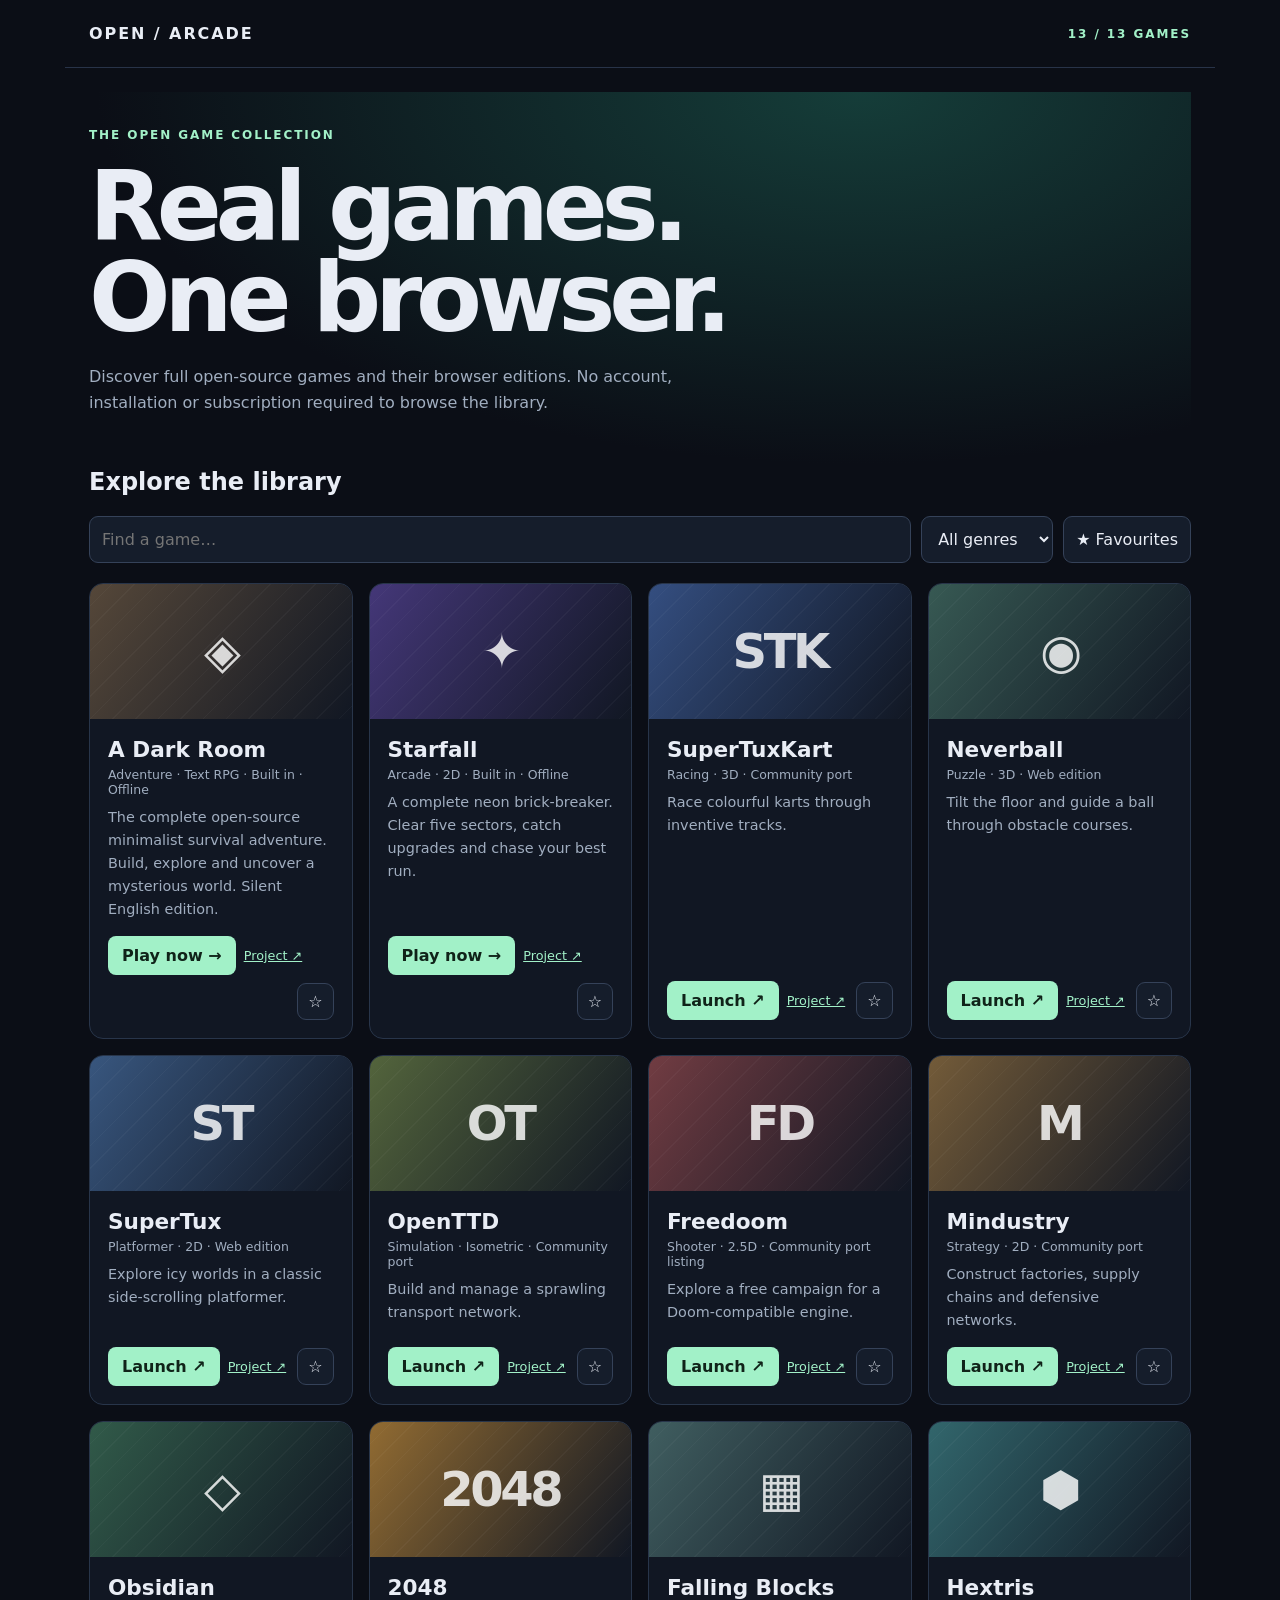
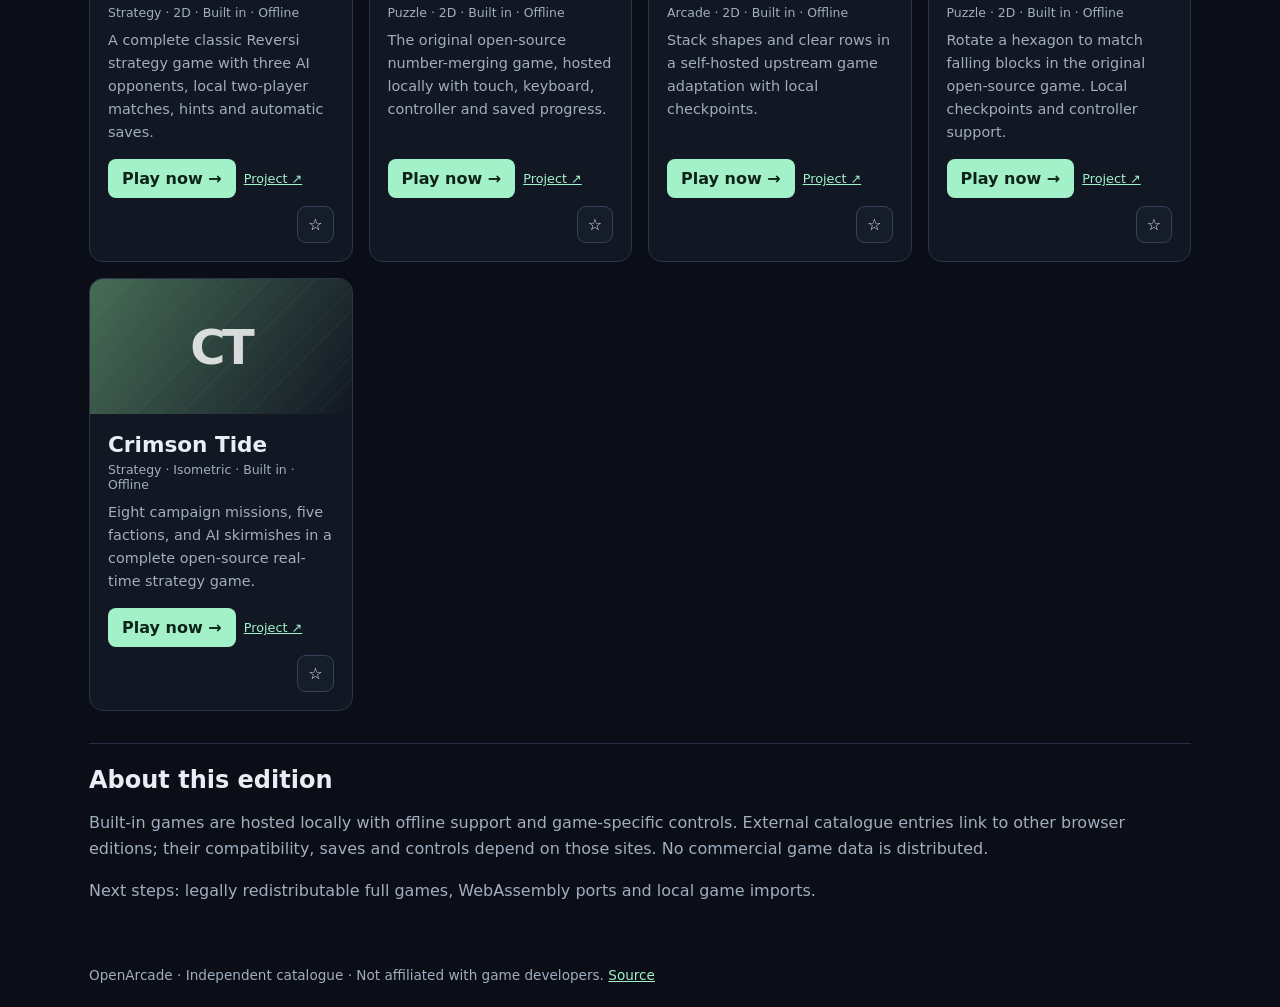
<file: index.html>
<!doctype html>
<html lang="en"><head><meta charset="utf-8"><meta name="viewport" content="width=device-width,initial-scale=1"><meta name="color-scheme" content="dark"><title>OpenArcade — Play without installing</title><style>
:root{color-scheme:dark;font:16px system-ui,sans-serif;background:#0b0e16;color:#e9edf5;--accent:#a2f1c8;--muted:#a1aec0}*{box-sizing:border-box}body{margin:0}header,main,footer{max-width:1150px;margin:auto;padding:24px}header{display:flex;align-items:center;justify-content:space-between;border-bottom:1px solid #283348}.brand{font-weight:900;letter-spacing:.12em}.eyebrow{color:var(--accent);font-size:.75rem;font-weight:800;letter-spacing:.16em}h1{font-size:clamp(2.7rem,8vw,6rem);line-height:.95;letter-spacing:-.065em;margin:20px 0}p{color:var(--muted);line-height:1.6}.hero{padding:36px 0;background:radial-gradient(ellipse at 70% 0,#153d39,transparent 70%)}.hero p{max-width:650px}h2{margin:0 0 16px}.toolbar{display:flex;gap:10px;flex-wrap:wrap;margin:20px 0}input,select,button{font:inherit;border:1px solid #354259;border-radius:9px;background:#151d2b;color:inherit;padding:12px}input{flex:1;min-width:180px}button{cursor:pointer}button[aria-pressed=true]{background:#25483d;color:var(--accent)}.grid{display:grid;grid-template-columns:repeat(auto-fit,minmax(min(100%,260px),1fr));gap:16px}.game{border:1px solid #28354a;background:#111723;border-radius:14px;overflow:hidden;display:flex;flex-direction:column}.art{height:135px;display:grid;place-items:center;font-size:3rem;background:repeating-linear-gradient(135deg,transparent 0 15px,#ffffff08 15px 16px),linear-gradient(120deg,var(--tone),#111723);color:#ffffffd0;font-weight:900;letter-spacing:-.07em}.details{padding:18px;flex:1;display:flex;flex-direction:column}.details h3{margin:0;font-size:1.35rem}.details p{font-size:.9rem;margin:9px 0 15px;flex:1}.meta{color:var(--muted);font-size:.78rem;margin-top:5px}.actions{display:flex;gap:8px;align-items:center;flex-wrap:wrap}a{color:var(--accent)}.play{background:var(--accent);color:#102319;font-weight:800;border-radius:8px;padding:10px 14px;text-decoration:none}.source{font-size:.8rem}.star{padding:8px 10px;margin-left:auto}.badge{font-size:.68rem;color:#a2f1c8;border:1px solid #3b6657;border-radius:999px;padding:4px 8px;align-self:flex-start;margin-bottom:8px}.play.local{display:inline-block}.note{border-top:1px solid #263044;margin-top:32px;padding-top:22px}footer{font-size:.85rem;color:var(--muted)}:focus-visible{outline:3px solid var(--accent);outline-offset:3px}@media(max-width:500px){header,main,footer{padding:16px}}
</style></head><body><header><span class="brand">OPEN / ARCADE</span><span id="count" class="eyebrow" aria-live="polite"></span></header><main><section class="hero"><div class="eyebrow">THE OPEN GAME COLLECTION</div><h1>Real games.<br>One browser.</h1><p>Discover full open-source games and their browser editions. No account, installation or subscription required to browse the library.</p></section><section aria-labelledby="lib"><h2 id="lib">Explore the library</h2><div class="toolbar"><input id="search" type="search" aria-label="Search games" placeholder="Find a game…"><select id="genre" aria-label="Filter genre"><option value="">All genres</option></select><button id="favorites" aria-pressed="false">★ Favourites</button></div><div class="grid" id="games"></div><p id="empty" hidden>No games match these filters.</p></section><section class="note"><h2>About this edition</h2><p>Built-in games are hosted locally with offline support and game-specific controls. External catalogue entries link to other browser editions; their compatibility, saves and controls depend on those sites. No commercial game data is distributed.</p><p>Next steps: legally redistributable full games, WebAssembly ports and local game imports.</p></section></main><footer>OpenArcade · Independent catalogue · Not affiliated with game developers. <a href="https://github.com/aksharghatole/OpenArcade">Source</a></footer><script>
'use strict';
const games=[
{id:'a-dark-room',name:'A Dark Room',genre:'Adventure',mode:'Text RPG',mark:'◈',tone:'#554739',desc:'The complete open-source minimalist survival adventure. Build, explore and uncover a mysterious world. Silent English edition.',play:'./games/a-dark-room/',source:'https://github.com/doublespeakgames/adarkroom/tree/1fada4620b6c66bd07bf15a3f1eb8223df8bc1d7',host:'Built in · Offline'},
{id:'starfall',name:'Starfall',genre:'Arcade',mode:'2D',mark:'✦',tone:'#443778',desc:'A complete neon brick-breaker. Clear five sectors, catch upgrades and chase your best run.',play:'./games/starfall/',source:'https://github.com/aksharghatole/OpenArcade/tree/main/games/starfall',host:'Built in · Offline'},
{id:'stk',name:'SuperTuxKart',genre:'Racing',mode:'3D',mark:'STK',tone:'#344e80',desc:'Race colourful karts through inventive tracks.',play:'https://wasmga.me/games/supertuxkart',source:'https://github.com/supertuxkart/stk-code',host:'Community port'},
{id:'neverball',name:'Neverball',genre:'Puzzle',mode:'3D',mark:'◉',tone:'#375953',desc:'Tilt the floor and guide a ball through obstacle courses.',play:'https://play.neverball.org/',source:'https://neverball.org/',host:'Web edition'},
{id:'supertux',name:'SuperTux',genre:'Platformer',mode:'2D',mark:'ST',tone:'#38567e',desc:'Explore icy worlds in a classic side-scrolling platformer.',play:'https://play.supertux.org/',source:'https://www.supertux.org/',host:'Web edition'},
{id:'openttd',name:'OpenTTD',genre:'Simulation',mode:'Isometric',mark:'OT',tone:'#53643c',desc:'Build and manage a sprawling transport network.',play:'https://openwebports.org/ports/openttd/',source:'https://github.com/OpenTTD/OpenTTD',host:'Community port'},
{id:'freedoom',name:'Freedoom',genre:'Shooter',mode:'2.5D',mark:'FD',tone:'#713c42',desc:'Explore a free campaign for a Doom-compatible engine.',play:'https://decompgames.com/games/freedoom/',source:'https://github.com/freedoom/freedoom',host:'Community port listing'},
{id:'mindustry',name:'Mindustry',genre:'Strategy',mode:'2D',mark:'M',tone:'#735b39',desc:'Construct factories, supply chains and defensive networks.',play:'https://khoichon.dev/mindustry-web/',source:'https://github.com/khoichon/mindustry-web',host:'Community port'}];
games.push({id:'obsidian',name:'Obsidian',genre:'Strategy',mode:'2D',mark:'◇',tone:'#315a49',desc:'A complete classic Reversi strategy game with three AI opponents, local two-player matches, hints and automatic saves.',play:'./games/obsidian/',source:'https://github.com/aksharghatole/OpenArcade/tree/main/games/obsidian',host:'Built in · Offline'});
games.push({id:'2048',name:'2048',genre:'Puzzle',mode:'2D',mark:'2048',tone:'#916b32',desc:'The original open-source number-merging game, hosted locally with touch, keyboard, controller and saved progress.',play:'./games/2048/',source:'https://github.com/gabrielecirulli/2048/tree/478b6ec346e3787f589e4af751378d06ded4cbbc',host:'Built in · Offline'});
games.push({id:'falling-blocks',name:'Falling Blocks',genre:'Arcade',mode:'2D',mark:'▦',tone:'#405e60',desc:'Stack shapes and clear rows in a self-hosted upstream game adaptation with local checkpoints.',play:'./games/falling-blocks/',source:'https://github.com/jakesgordon/javascript-tetris/tree/e5c0c42f7dac0f3514a55eff656c6e22e95d68ed',host:'Built in · Offline'});
games.push({id:'hextris',name:'Hextris',genre:'Puzzle',mode:'2D',mark:'⬢',tone:'#32666c',desc:'Rotate a hexagon to match falling blocks in the original open-source game. Local checkpoints and controller support.',play:'./games/hextris/',source:'https://github.com/Hextris/hextris/tree/3f4847dc8fd7dab3d1c87e6324b9159d92fbd396',host:'Built in · Offline'});
games.push({id:'crimson-tide',name:'Crimson Tide',genre:'Strategy',mode:'Isometric',mark:'CT',tone:'#476c56',desc:'Eight campaign missions, five factions, and AI skirmishes in a complete open-source real-time strategy game.',play:'./games/crimson-tide/',source:'https://github.com/AscendRyan/opensource-rts-game/tree/f012ede31602b54fa535e95340065065c54553d6',host:'Built in · Offline'});
const $=id=>document.getElementById(id);let fav=new Set(),only=false;
try{const stored=JSON.parse(localStorage.getItem('openarcade-fav-v1')||'[]');if(Array.isArray(stored))fav=new Set(stored)}catch{}
for(const genre of [...new Set(games.map(g=>g.genre))].sort()){const o=document.createElement('option');o.value=genre;o.textContent=genre;$('genre').append(o)}
function render(){const q=$('search').value.trim().toLowerCase();const filtered=games.filter(g=>(!only||fav.has(g.id))&&(!$('genre').value||g.genre===$('genre').value)&&[g.name,g.desc,g.genre].join(' ').toLowerCase().includes(q));$('games').replaceChildren();$('count').textContent=filtered.length+' / '+games.length+' GAMES';$('empty').hidden=filtered.length!==0;for(const g of filtered){const el=document.createElement('article');el.className='game';el.innerHTML='<div class="art" aria-hidden="true"></div><div class="details"><h3></h3><div class="meta"></div><p></p><div class="actions"><a class="play" target="_blank" rel="noopener noreferrer">Launch ↗</a><a class="source" target="_blank" rel="noopener noreferrer">Project ↗</a><button class="star"></button></div></div>';const art=el.querySelector('.art');art.style.setProperty('--tone',g.tone);art.textContent=g.mark;el.querySelector('h3').textContent=g.name;el.querySelector('.meta').textContent=[g.genre,g.mode,g.host].join(' · ');el.querySelector('p').textContent=g.desc;const play=el.querySelector('.play');play.href=g.play;if(g.play.startsWith('./games/')){play.removeAttribute('target');play.classList.add('local');play.textContent='Play now →'}else play.target='_blank';el.querySelector('.source').href=g.source;const star=el.querySelector('button');function sync(){star.textContent=fav.has(g.id)?'★':'☆';star.setAttribute('aria-pressed',String(fav.has(g.id)));star.setAttribute('aria-label','Favourite '+g.name)}sync();star.addEventListener('click',()=>{fav.has(g.id)?fav.delete(g.id):fav.add(g.id);try{localStorage.setItem('openarcade-fav-v1',JSON.stringify([...fav]))}catch{}if(only)render();else sync()});$('games').append(el)}}
$('search').addEventListener('input',render);$('genre').addEventListener('change',render);$('favorites').addEventListener('click',()=>{only=!only;$('favorites').setAttribute('aria-pressed',String(only));render()});render();
if('serviceWorker'in navigator)navigator.serviceWorker.register('./sw.js').catch(()=>{});
</script></body></html>
</file>
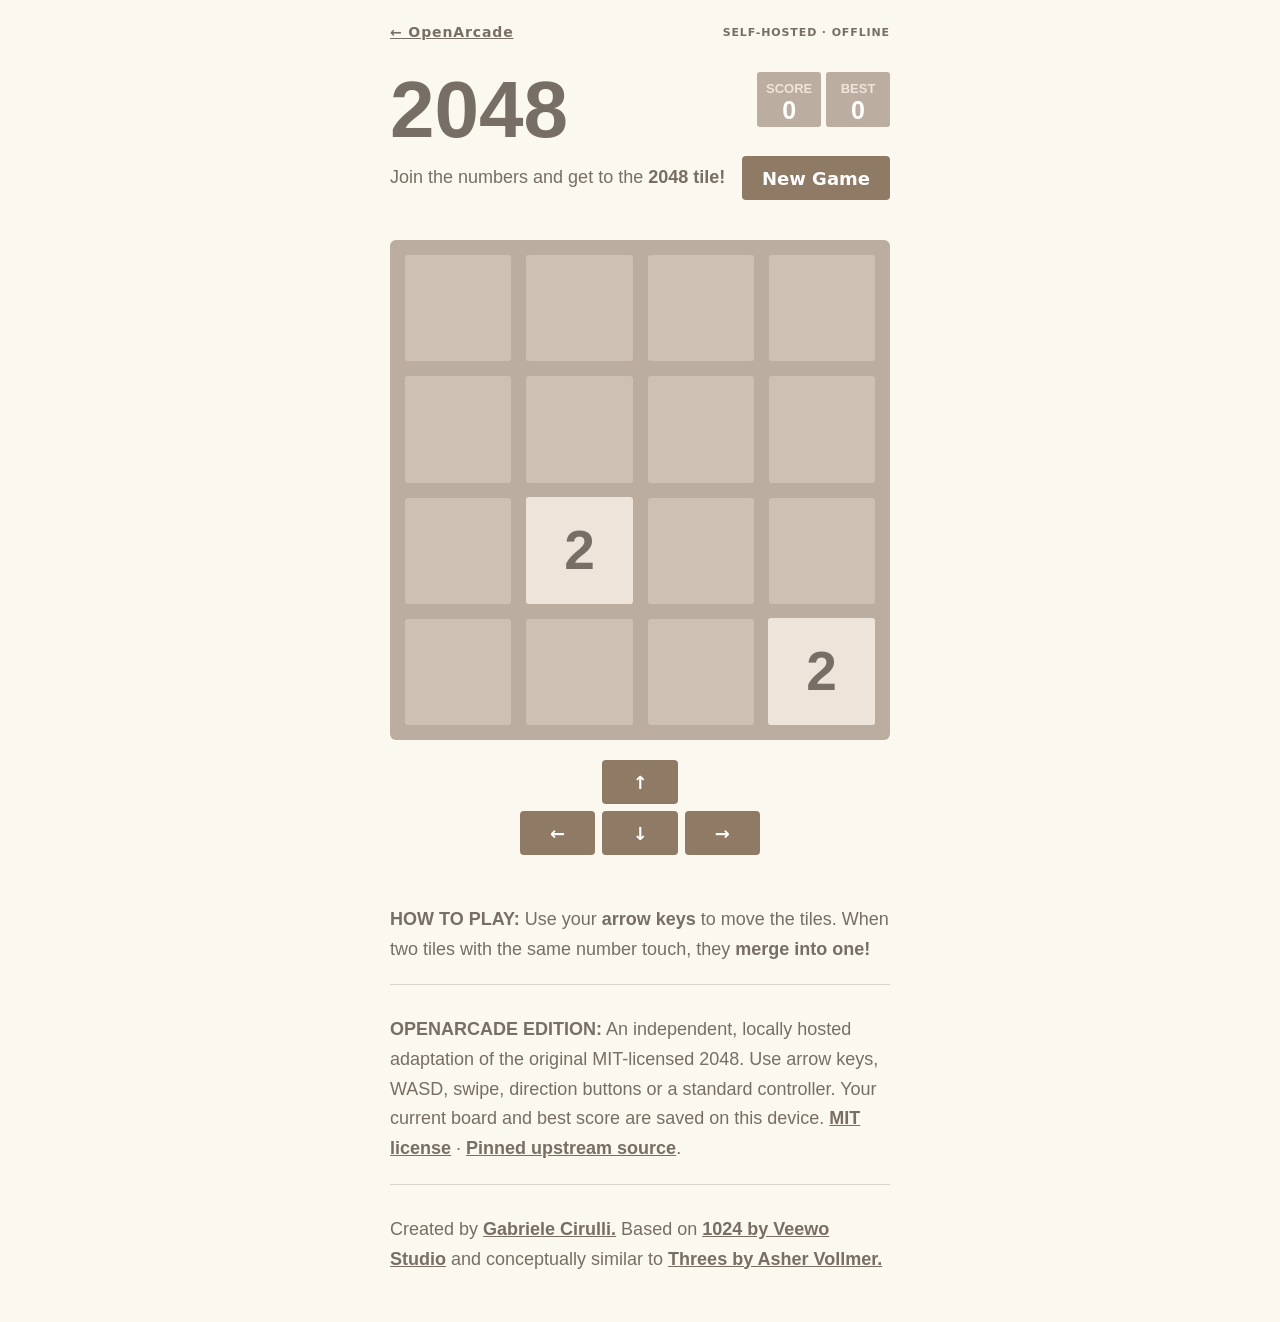
<file: games/2048/index.html>
<!DOCTYPE html>
<html lang="en">
<head>
  <meta charset="utf-8">
  <title>2048</title>

  <link href="style/main.css" rel="stylesheet" type="text/css">




  <meta name="apple-mobile-web-app-capable" content="yes">
  <meta name="apple-mobile-web-app-status-bar-style" content="black">

  <meta name="HandheldFriendly" content="True">
  <meta name="MobileOptimized" content="320">
  <meta name="viewport" content="width=device-width,initial-scale=1">
  <link href="style/arcade.css" rel="stylesheet">
</head>
<body>
  <div class="container">
    <nav class="arcade-nav"><a href="../../">← OpenArcade</a><span>SELF-HOSTED · OFFLINE</span></nav>
    <div class="heading">
      <h1 class="title">2048</h1>
      <div class="scores-container">
        <div class="score-container">0</div>
        <div class="best-container">0</div>
      </div>
    </div>

    <div class="above-game">
      <p class="game-intro">Join the numbers and get to the <strong>2048 tile!</strong></p>
      <button type="button" class="restart-button">New Game</button>
    </div>

    <div class="game-container">
      <div class="game-message">
        <p></p>
        <div class="lower">
	        <button type="button" class="keep-playing-button">Keep going</button>
          <button type="button" class="retry-button">Try again</button>
        </div>
      </div>

      <div class="grid-container">
        <div class="grid-row">
          <div class="grid-cell"></div>
          <div class="grid-cell"></div>
          <div class="grid-cell"></div>
          <div class="grid-cell"></div>
        </div>
        <div class="grid-row">
          <div class="grid-cell"></div>
          <div class="grid-cell"></div>
          <div class="grid-cell"></div>
          <div class="grid-cell"></div>
        </div>
        <div class="grid-row">
          <div class="grid-cell"></div>
          <div class="grid-cell"></div>
          <div class="grid-cell"></div>
          <div class="grid-cell"></div>
        </div>
        <div class="grid-row">
          <div class="grid-cell"></div>
          <div class="grid-cell"></div>
          <div class="grid-cell"></div>
          <div class="grid-cell"></div>
        </div>
      </div>

      <div class="tile-container">

      </div>
    </div>

    <div class="arcade-pad" aria-label="Touch direction controls"><button type="button" data-move="0" aria-label="Move up">↑</button><button type="button" data-move="3" aria-label="Move left">←</button><button type="button" data-move="2" aria-label="Move down">↓</button><button type="button" data-move="1" aria-label="Move right">→</button></div>
    <p class="game-explanation">
      <strong class="important">How to play:</strong> Use your <strong>arrow keys</strong> to move the tiles. When two tiles with the same number touch, they <strong>merge into one!</strong>
    </p>
    <hr>
    <p>
    <strong class="important">OpenArcade edition:</strong> An independent, locally hosted adaptation of the original MIT-licensed 2048. Use arrow keys, WASD, swipe, direction buttons or a standard controller. Your current board and best score are saved on this device. <a href="LICENSE.txt">MIT license</a> · <a href="https://github.com/gabrielecirulli/2048/tree/478b6ec346e3787f589e4af751378d06ded4cbbc">Pinned upstream source</a>.
    </p>
    <hr>
    <p>
    Created by <a href="https://gabrielecirulli.com" target="_blank" rel="noopener noreferrer">Gabriele Cirulli.</a> Based on <a href="https://itunes.apple.com/us/app/1024!/id823499224" target="_blank" rel="noopener noreferrer">1024 by Veewo Studio</a> and conceptually similar to <a href="https://asherv.com/threes/" target="_blank" rel="noopener noreferrer">Threes by Asher Vollmer.</a>
    </p>
  </div>

  <script src="js/bind_polyfill.js"></script>
  <script src="js/classlist_polyfill.js"></script>
  <script src="js/animframe_polyfill.js"></script>
  <script src="js/keyboard_input_manager.js"></script>
  <script src="js/html_actuator.js"></script>
  <script src="js/grid.js"></script>
  <script src="js/tile.js"></script>
  <script src="js/local_storage_manager.js"></script>
  <script src="js/game_manager.js"></script>
  <script src="js/application.js"></script>
  <script src="js/arcade.js"></script>
</body>
</html>
</file>
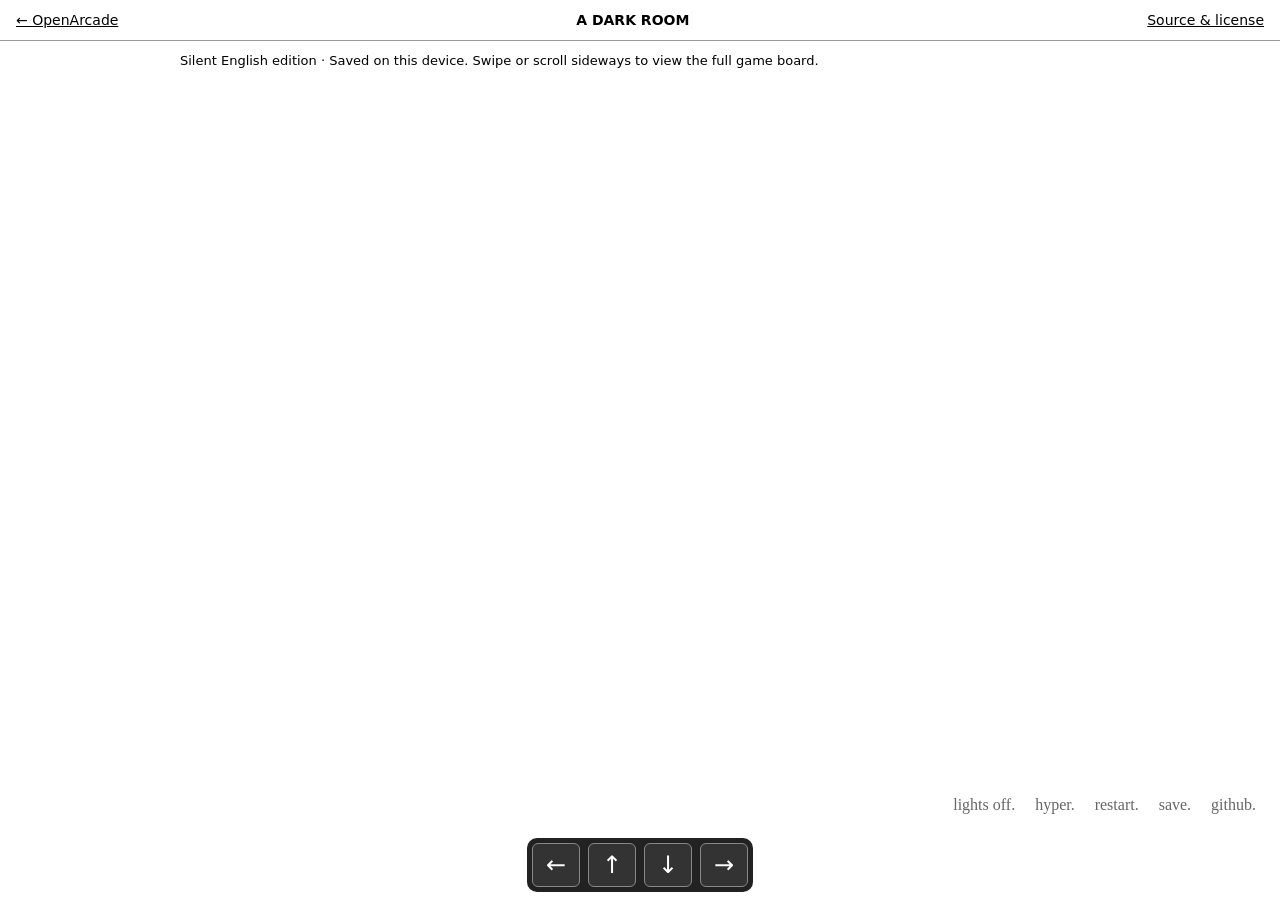
<file: games/a-dark-room/index.html>
<!doctype html>
<html lang="en"><head><meta charset="utf-8"><meta name="viewport" content="width=device-width,initial-scale=1"><meta http-equiv="Content-Security-Policy" content="default-src 'self'; script-src 'self'; style-src 'self' 'unsafe-inline'; img-src 'self' data:; connect-src 'self'; object-src 'none'; base-uri 'none'; form-action 'none'"><title>A Dark Room | OpenArcade</title><link rel="stylesheet" href="css/main.css"><link rel="stylesheet" href="css/room.css"><link rel="stylesheet" href="css/outside.css"><link rel="stylesheet" href="css/path.css"><link rel="stylesheet" href="css/world.css"><link rel="stylesheet" href="css/ship.css"><link rel="stylesheet" href="css/space.css"><link rel="stylesheet" href="css/fabricator.css"><link rel="stylesheet" href="css/arcade.css"><script defer src="lib/jquery.min.js"></script><script defer src="lib/jquery.color-2.1.2.min.js"></script><script defer src="lib/arcade-adapters.js"></script><script defer src="script/Button.js"></script><script defer src="script/audioLibrary.js"></script><script defer src="script/engine.js"></script><script defer src="script/state_manager.js"></script><script defer src="script/header.js"></script><script defer src="script/notifications.js"></script><script defer src="script/events.js"></script><script defer src="script/room.js"></script><script defer src="script/outside.js"></script><script defer src="script/world.js"></script><script defer src="script/path.js"></script><script defer src="script/ship.js"></script><script defer src="script/space.js"></script><script defer src="script/fabricator.js"></script><script defer src="script/prestige.js"></script><script defer src="script/scoring.js"></script><script defer src="script/events/global.js"></script><script defer src="script/events/room.js"></script><script defer src="script/events/outside.js"></script><script defer src="script/events/encounters.js"></script><script defer src="script/events/setpieces.js"></script><script defer src="script/events/marketing.js"></script><script defer src="script/events/executioner.js"></script><script defer src="script/localization.js"></script><script defer src="lib/arcade-input.js"></script></head>
<body><nav id="adr-nav"><a href="../../">← OpenArcade</a><strong>A DARK ROOM</strong><a href="UPSTREAM.md">Source &amp; license</a></nav><p id="adr-note">Silent English edition · Saved on this device. Swipe or scroll sideways to view the full game board.</p>
<div id="adr-scroll"><div id="wrapper"><div id="saveNotify">saved.</div><div id="content"><div id="outerSlider"><div id="main"><div id="header"></div></div></div></div></div></div>
<div id="adr-pad" aria-label="Movement controls"><button data-key="37" aria-label="Move left">←</button><button data-key="38" aria-label="Move up">↑</button><button data-key="40" aria-label="Move down">↓</button><button data-key="39" aria-label="Move right">→</button></div></body></html>
</file>
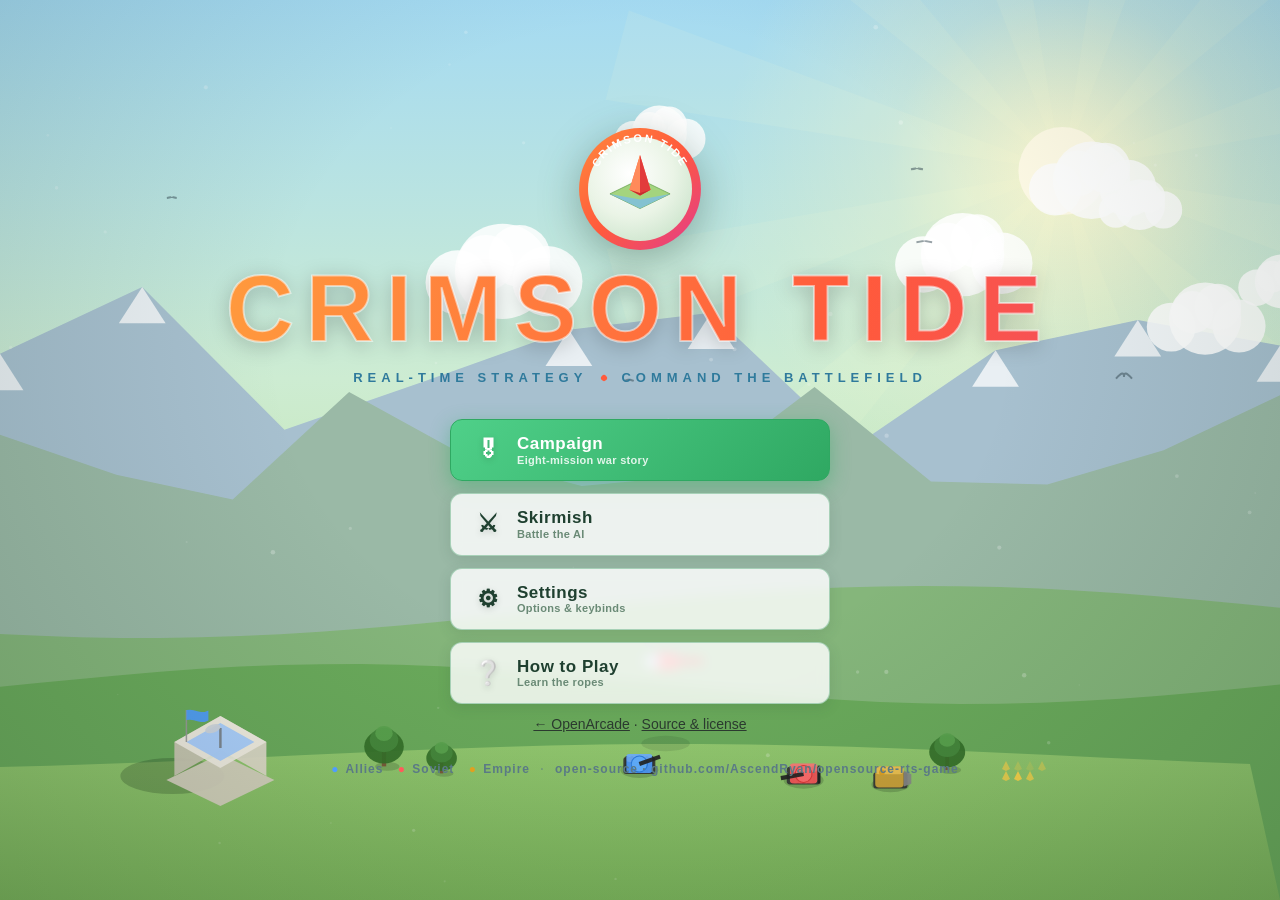
<file: games/crimson-tide/index.html>
<!DOCTYPE html>
<html lang="en">
<head>
<meta charset="UTF-8">
<meta name="viewport" content="width=device-width, initial-scale=1.0">
<title>Crimson Tide | OpenArcade</title>
<link rel="stylesheet" href="style.css"><link rel="stylesheet" href="arcade.css">
</head>
<body>

<!-- ===================== MENU ROOT ===================== -->
<div id="menu-root">
  <canvas id="menu-bg"></canvas>

  <!-- HOME -->
  <section id="screen-home" class="screen">
    <div class="home-vignette"></div>
    <div class="home-inner">
      <img src="assets/logo.svg" class="home-logo" alt="Crimson Tide emblem"/>
      <h1 class="title" data-text="CRIMSON TIDE">CRIMSON&nbsp;TIDE</h1>
      <div class="subtitle"><span>REAL-TIME STRATEGY</span><i></i><span>COMMAND THE BATTLEFIELD</span></div>
      <nav class="main-menu"><button id="btn-resume" class="menu-btn primary hidden">▶ Resume battle<small>Local checkpoint</small></button>
        <button id="btn-campaign" class="menu-btn primary"><span class="mb-ic">🎖</span><span class="mb-txt">Campaign<small>Eight-mission war story</small></span><span class="mb-arrow">▸</span></button>
        <button id="btn-skirmish" class="menu-btn"><span class="mb-ic">⚔</span><span class="mb-txt">Skirmish<small>Battle the AI</small></span><span class="mb-arrow">▸</span></button>
        <button id="btn-settings" class="menu-btn"><span class="mb-ic">⚙</span><span class="mb-txt">Settings<small>Options &amp; keybinds</small></span><span class="mb-arrow">▸</span></button>
        <button id="btn-howto" class="menu-btn"><span class="mb-ic">❔</span><span class="mb-txt">How to Play<small>Learn the ropes</small></span><span class="mb-arrow">▸</span></button>
      </nav>
      <div class="ct-links"><a href="../../">← OpenArcade</a> · <a href="UPSTREAM.md">Source &amp; license</a></div><div class="home-foot">
        <span class="faction-dot allies">●</span> Allies
        <span class="faction-dot soviet">●</span> Soviet
        <span class="faction-dot empire">●</span> Empire
        <span class="foot-sep">·</span> open-source · github.com/AscendRyan/opensource-rts-game
      </div>
    </div>
  </section>

  <!-- SKIRMISH SETUP -->
  <section id="screen-skirmish" class="screen">
    <div class="panel-screen">
      <h2 class="ph">⚔ Skirmish Setup</h2>
      <div class="setup-block"><label>Choose your Faction</label><div id="sk-factions" class="factions"></div></div>
      <div class="setup-row">
        <div class="setup-block"><label>Enemies</label><div id="sk-enemies" class="chips"></div></div>
        <div class="setup-block"><label>Difficulty</label><div id="sk-diff" class="chips"></div></div>
        <div class="setup-block"><label>Fog of War</label><div id="sk-fog" class="chips"></div></div>
      </div>
      <div class="screen-actions">
        <button class="menu-btn back-home">◀ Back</button>
        <button id="sk-start" class="menu-btn primary">▶ Start Battle</button>
      </div>
    </div>
  </section>

  <!-- CAMPAIGN -->
  <section id="screen-campaign" class="screen">
    <div class="panel-screen">
      <h2 class="ph">🎖 Campaign</h2>
      <p class="screen-desc">Eight escalating missions across five factions. Win to unlock the next.</p>
      <div id="cmp-list" class="mission-list"></div>
      <div class="screen-actions"><button class="menu-btn back-home">◀ Back</button></div>
    </div>
  </section>

  <!-- BRIEFING -->
  <section id="screen-briefing" class="screen">
    <div class="panel-screen brief">
      <h2 id="brief-title" class="ph">Mission</h2>
      <div id="brief-faction" class="brief-faction"></div>
      <div class="brief-box"><p id="brief-text"></p></div>
      <div id="brief-enemies" class="brief-enemies"></div>
      <div class="screen-actions">
        <button id="brief-back" class="menu-btn">◀ Back</button>
        <button id="brief-start" class="menu-btn primary">▶ Deploy</button>
      </div>
    </div>
  </section>

  <!-- SETTINGS -->
  <section id="screen-settings" class="screen">
    <div class="panel-screen">
      <h2 class="ph">⚙ Settings</h2>
      <div class="settings-grid">
        <div class="setting"><label>Default Difficulty</label><div id="set-diff" class="chips"></div></div>
        <div class="setting"><label>Fog of War</label><div id="set-fog" class="chips"></div></div>
        <div class="setting"><label>Game Speed</label><div id="set-speed" class="chips"></div></div>
        <div class="setting"><label>Edge Scrolling</label><div id="set-edge" class="chips"></div></div>
        <div class="setting"><label>Scroll Speed</label><div id="set-scroll" class="chips"></div></div>
        <div class="setting"><label>Always Show Health Bars</label><div id="set-hp" class="chips"></div></div>
      </div>
      <div class="screen-actions">
        <button class="menu-btn back-home">◀ Back</button>
        <button id="btn-keybinds" class="menu-btn">⌨ Keybindings</button>
        <button id="btn-reset-progress" class="menu-btn danger">⟲ Reset Campaign</button>
      </div>
    </div>
  </section>

  <!-- KEYBINDS -->
  <section id="screen-keybinds" class="screen">
    <div class="panel-screen">
      <h2 class="ph">⌨ Keybindings</h2>
      <p class="screen-desc">Click a key, then press the new binding.</p>
      <div id="kb-list" class="kb-list"></div>
      <div class="screen-actions">
        <button class="menu-btn" onclick="showScreen('settings')">◀ Back</button>
        <button id="kb-reset" class="menu-btn danger">⟲ Defaults</button>
      </div>
    </div>
  </section>

  <!-- HOW TO PLAY -->
  <section id="screen-howto" class="screen">
    <div class="panel-screen">
      <h2 class="ph">❔ How to Play</h2>
      <div class="howto">
        <p><b>Goal:</b> Build a base, raise an army, and destroy every enemy force.</p>
        <p><b>Economy:</b> Build a <b>Power Plant</b>, then an <b>Ore Refinery</b> (comes with a Harvester). Harvesters mine golden ore and convert it to credits. Keep power positive or production slows.</p>
        <p><b>Tech tree:</b> Refinery → War Factory → Tech Lab unlocks heavy units &amp; advanced defenses.</p>
        <p><b>Combat:</b> Units have armor types (infantry / vehicle / air). Weapons deal bonus or reduced damage by type — pair the right counters. Units gain <b>veterancy</b> from kills (▴ Veteran, ▴▴ Elite).</p>
        <p><b>Controls:</b> <b>WASD/arrows</b> or screen edges scroll · <b>Left-drag</b> box-select · <b>Right-click</b> move/attack/harvest · <b>Q</b> select army · <b>F</b> attack-move · <b>X</b> stop · <b>P</b> pause · <b>Esc</b> cancel. Click a build card, then click the map to place a structure.</p>
        <p><b>Touch:</b> select or drag units in Select mode, switch to Command mode and tap to move or attack. Pan arrows and minimap move the camera. Controller: stick/D-pad pan, A select at center, B command at center, X select army, Y stop, Start pause. Building cards and menus use touch or mouse.</p><p><b>Factions:</b> Allies (prism &amp; stealth), Soviet (heavy armor &amp; tesla), Empire (fast mechs &amp; wave-force).</p>
      </div>
      <div class="screen-actions"><button class="menu-btn back-home">◀ Back</button></div>
    </div>
  </section>

  <!-- RESULT -->
  <section id="screen-result" class="screen">
    <div class="panel-screen result-card">
      <h1 id="res-title" class="win">VICTORY</h1>
      <p id="res-text"></p>
      <div class="screen-actions">
        <button id="res-next" class="menu-btn primary hidden">▶ Next Mission</button>
        <button id="res-retry" class="menu-btn">⟲ Retry</button>
        <button id="res-menu" class="menu-btn">⌂ Main Menu</button>
      </div>
    </div>
  </section>
</div>

<!-- ===================== IN-GAME HUD ===================== -->
<div id="hud" class="hidden">
  <canvas id="game"></canvas>

  <div id="topbar">
    <div class="res" id="credits-box"><span class="ic">⛁</span><span id="credits">0</span><span id="credits-cap" class="cap"></span></div>
    <div class="res" id="power-box"><span class="ic">⚡</span><span id="power">0</span>/<span id="power-max">0</span></div>
    <div class="res"><span class="ic">⌬</span><span id="unit-count">0</span></div>
    <div class="res" id="faction-name"></div>
    <div class="spacer"></div>
    <div class="res" id="status-msg">Destroy all enemy forces</div>
    <button id="btn-save" class="hud-btn" aria-label="Save battle">💾</button><button id="btn-pause" class="hud-btn" aria-label="Pause">⏸</button>
    <button id="btn-quit" class="hud-btn" aria-label="Quit battle">⏻</button>
  </div>

  <div id="sidebar">
    <div id="minimap-wrap"><canvas id="minimap" width="200" height="200"></canvas></div>
    <div id="tabs">
      <button class="tab active" data-tab="build">🏗 Build</button>
      <button class="tab" data-tab="units">⚔ Units</button>
    </div>
    <div id="build-list" class="panel"></div>
    <div id="unit-list" class="panel hidden"></div>
    <div id="sel-info"></div>
  </div>

  <div id="ct-reticle" class="hidden">+</div><div id="ct-controls"><button id="ct-mode" aria-pressed="false">Select mode</button><button id="ct-army">Army</button><button id="ct-attack">Attack-move</button><button id="ct-stop">Stop</button><div id="ct-pan"><button data-pan="arrowleft" aria-label="Pan left">←</button><button data-pan="arrowup" aria-label="Pan up">↑</button><button data-pan="arrowdown" aria-label="Pan down">↓</button><button data-pan="arrowright" aria-label="Pan right">→</button></div></div><div id="tooltip" class="hidden"></div>
</div>

<script src="js/data.js"></script>
<script src="js/engine.js"></script>
<script src="js/render.js"></script>
<script src="js/input.js"></script>
<script src="js/checkpoint.js"></script><script src="js/menu.js"></script><script src="js/arcade.js"></script>
</body>
</html>
</file>
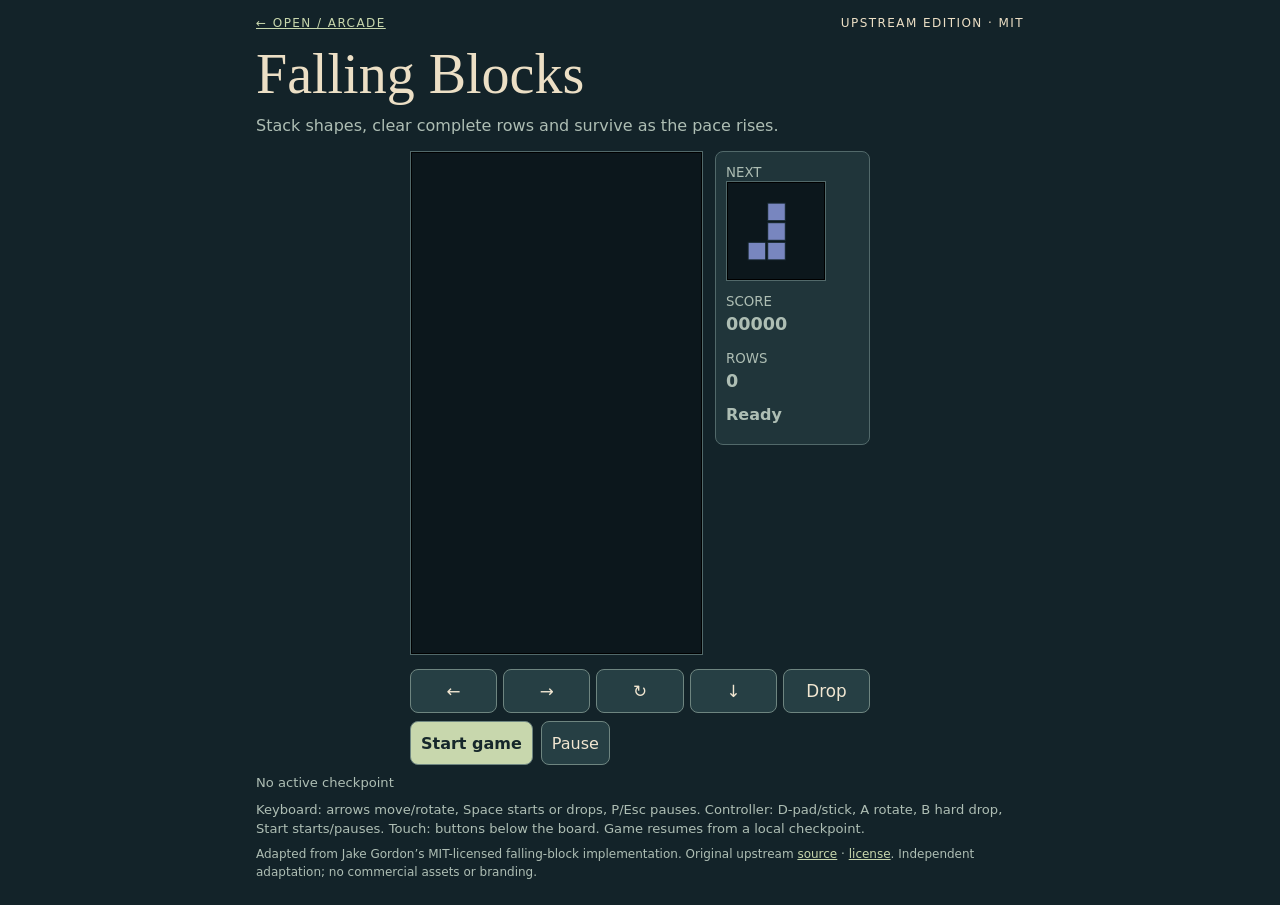
<file: games/falling-blocks/index.html>
<!doctype html><html lang="en"><head><meta charset="utf-8"><meta name="viewport" content="width=device-width,initial-scale=1,viewport-fit=cover"><meta name="theme-color" content="#132329"><title>Falling Blocks — OpenArcade</title><style>
*{box-sizing:border-box}body{margin:0;background:#132329;color:#ecdfc5;font:16px system-ui,sans-serif}main{max-width:800px;margin:auto;padding:16px}a{color:#c8d7ad}header{display:flex;justify-content:space-between;font-size:.75rem;letter-spacing:.12em}h1{font:clamp(2rem,6vw,3.5rem) Georgia,serif;margin:12px 0 4px}p{color:#aebeb4;line-height:1.45;margin:8px 0}.layout{display:grid;grid-template-columns:minmax(0,1fr) minmax(96px,155px);gap:12px;align-items:start;max-width:460px;margin:14px auto}canvas{display:block;background:#0c171c;border:1px solid #52696a}#canvas{width:100%;aspect-ratio:12/22;max-height:56vh}#upcoming{width:min(100%,100px);aspect-ratio:1}.stats{background:#20353a;border:1px solid #52696a;padding:10px;border-radius:8px}.stats strong{display:block;font-variant-numeric:tabular-nums;font-size:1.1rem}.stats small{color:#aebeb4}button{font:inherit;border:1px solid #6e8580;background:#263f44;color:#f1e6d1;border-radius:8px;padding:10px;cursor:pointer;min-height:44px;touch-action:manipulation}button:focus-visible,a:focus-visible{outline:3px solid #e1c37c;outline-offset:2px}#start{background:#c8d7ad;color:#16272b;font-weight:800}#status{font-weight:700}.controls{display:grid;grid-template-columns:repeat(5,minmax(0,1fr));gap:6px;margin:8px auto;max-width:460px}.controls button{font-size:1.05rem;padding:8px 2px}.mainbuttons{display:flex;gap:8px;flex-wrap:wrap;margin:8px auto;max-width:460px}.help{font-size:.82rem}.credit{font-size:.75rem} @media(max-width:450px){main{padding:10px}.layout{grid-template-columns:minmax(0,1fr) 100px;gap:8px}.stats{padding:8px}.controls button{font-size:.9rem}}
</style></head><body><main><header><a href="../../">← OPEN / ARCADE</a><span>UPSTREAM EDITION · MIT</span></header><h1>Falling Blocks</h1><p>Stack shapes, clear complete rows and survive as the pace rises.</p><div class="layout"><canvas id="canvas" aria-label="Falling blocks playfield"></canvas><aside class="stats"><small>NEXT</small><canvas id="upcoming" aria-label="Next shape"></canvas><p><small>SCORE</small><strong id="score">00000</strong></p><p><small>ROWS</small><strong id="rows">0</strong></p><p id="status" role="status">Ready</p></aside></div><div class="controls" aria-label="Touch controls"><button data-action="left" aria-label="Move left">←</button><button data-action="right" aria-label="Move right">→</button><button data-action="rotate" aria-label="Rotate">↻</button><button data-action="down" aria-label="Soft drop">↓</button><button data-action="hard" aria-label="Hard drop">Drop</button></div><div class="mainbuttons"><button id="start">Start game</button><button id="pause">Pause</button></div><p id="save" class="help">No active checkpoint</p><p class="help">Keyboard: arrows move/rotate, Space starts or drops, P/Esc pauses. Controller: D-pad/stick, A rotate, B hard drop, Start starts/pauses. Touch: buttons below the board. Game resumes from a local checkpoint.</p><p class="credit">Adapted from Jake Gordon’s MIT-licensed falling-block implementation. Original upstream <a href="https://github.com/jakesgordon/javascript-tetris/tree/e5c0c42f7dac0f3514a55eff656c6e22e95d68ed">source</a> · <a href="LICENSE">license</a>. Independent adaptation; no commercial assets or branding.</p></main><script src="game.js"></script></body></html>
</file>
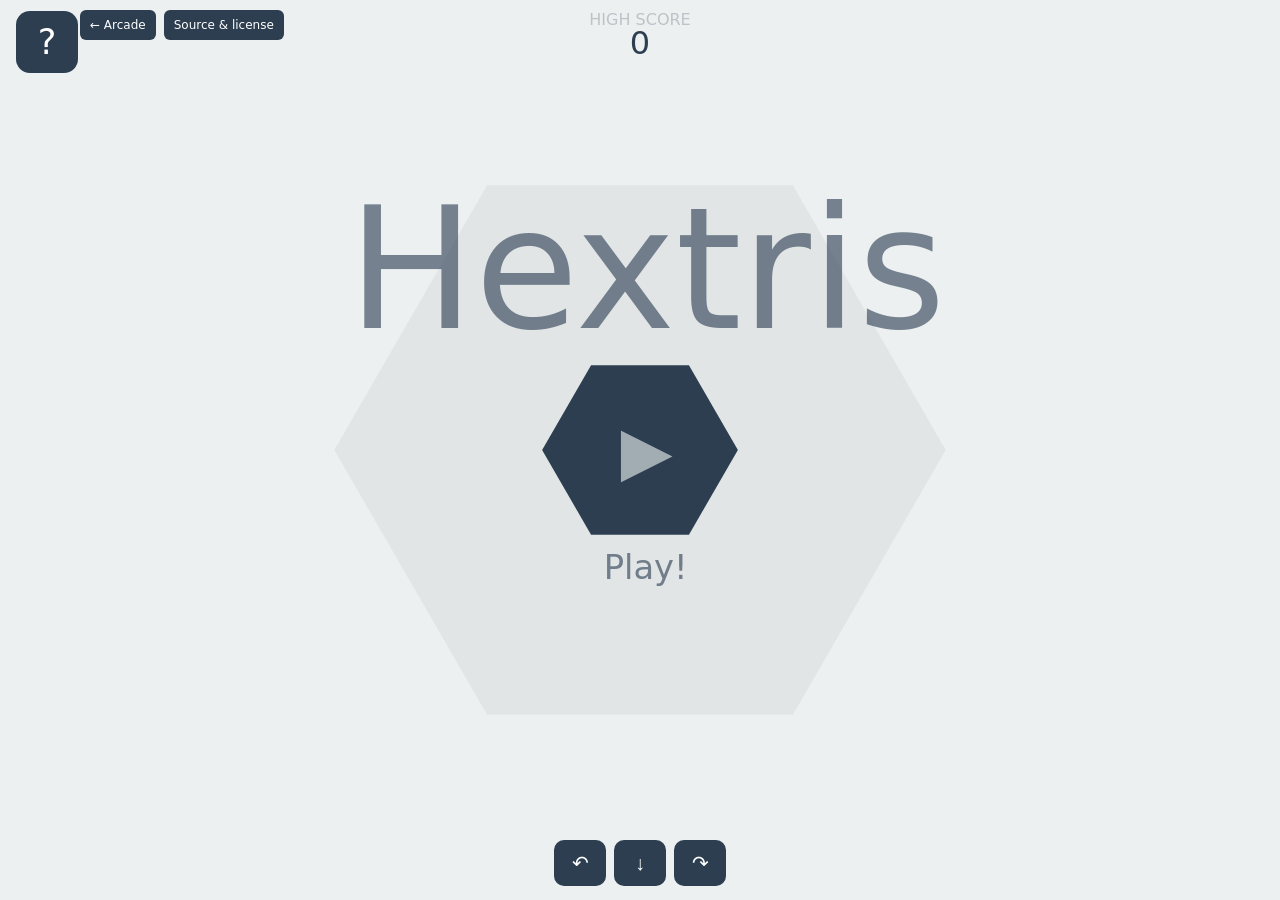
<file: games/hextris/index.html>
<!doctype html>
<!-- Modified by OpenArcade, 2026-11-26. GPL-3.0-or-later; see LICENSE.md and UPSTREAM.md. -->
<html lang="en"><head><meta charset="utf-8"><meta name="viewport" content="width=device-width,initial-scale=1"><title>Hextris | OpenArcade</title><link rel="stylesheet" href="style/style.css"><link rel="stylesheet" href="style/arcade.css"><script src="vendor/jquery.min.js"></script><script src="js/save-state.js"></script><script src="js/view.js"></script><script src="js/wavegen.js"></script><script src="js/math.js"></script><script src="js/Block.js"></script><script src="js/Hex.js"></script><script src="js/Text.js"></script><script src="js/comboTimer.js"></script><script src="js/checking.js"></script><script src="js/update.js"></script><script src="js/render.js"></script><script src="js/input.js"></script><script src="js/main.js"></script><script src="js/initialization.js"></script></head>
<body><canvas id="canvas" aria-label="Hextris game board"></canvas><nav id="arcade-nav"><a href="../../">← Arcade</a><a href="UPSTREAM.md">Source &amp; license</a></nav><div id="overlay" class="faded overlay"></div><button id="startBtn" aria-label="Play or resume Hextris"></button><div id="helpScreen" class="unselectable"><div id="inst_main_body"></div></div><img id="openSideBar" class="helpText" src="images/btn_help.svg" alt="Help"><img id="pauseBtn" src="./images/btn_pause.svg" alt="Pause or resume"><img id="restartBtn" src="./images/btn_restart.svg" alt="Restart"><div id="HIGHSCORE"></div><div id="highScoreInGameText"><div id="highScoreInGameTextHeader">HIGH SCORE</div><div id="currentHighScore">0</div></div>
<div id="gameoverscreen"><div id="container"><div id="gameOverBox" class="GOTitle">GAME OVER</div><div id="cScore">0</div><div id="highScoresTitle" class="GOTitle">HIGH SCORES</div><div class="score">1. <span id="1place">0</span></div><div class="score">2. <span id="2place">0</span></div><div class="score">3. <span id="3place">0</span></div><img id="restart" src="./images/btn_restart.svg" height="57" alt="Play again"></div><div id="bottomContainer"><div id="buttonCont"></div></div></div>
<div id="arcade-pad" aria-label="Touch controls"><button id="arcade-left" aria-label="Rotate left">↶</button><button id="arcade-fast" aria-label="Hold to accelerate">↓</button><button id="arcade-right" aria-label="Rotate right">↷</button></div><script>document.getElementById('startBtn').addEventListener('click',function(e){if(e.detail===0&&gameState===0)startBtnHandler();});if('serviceWorker'in navigator)navigator.serviceWorker.register('./sw.js',{scope:'./'}).catch(function(){});</script></body></html>
</file>
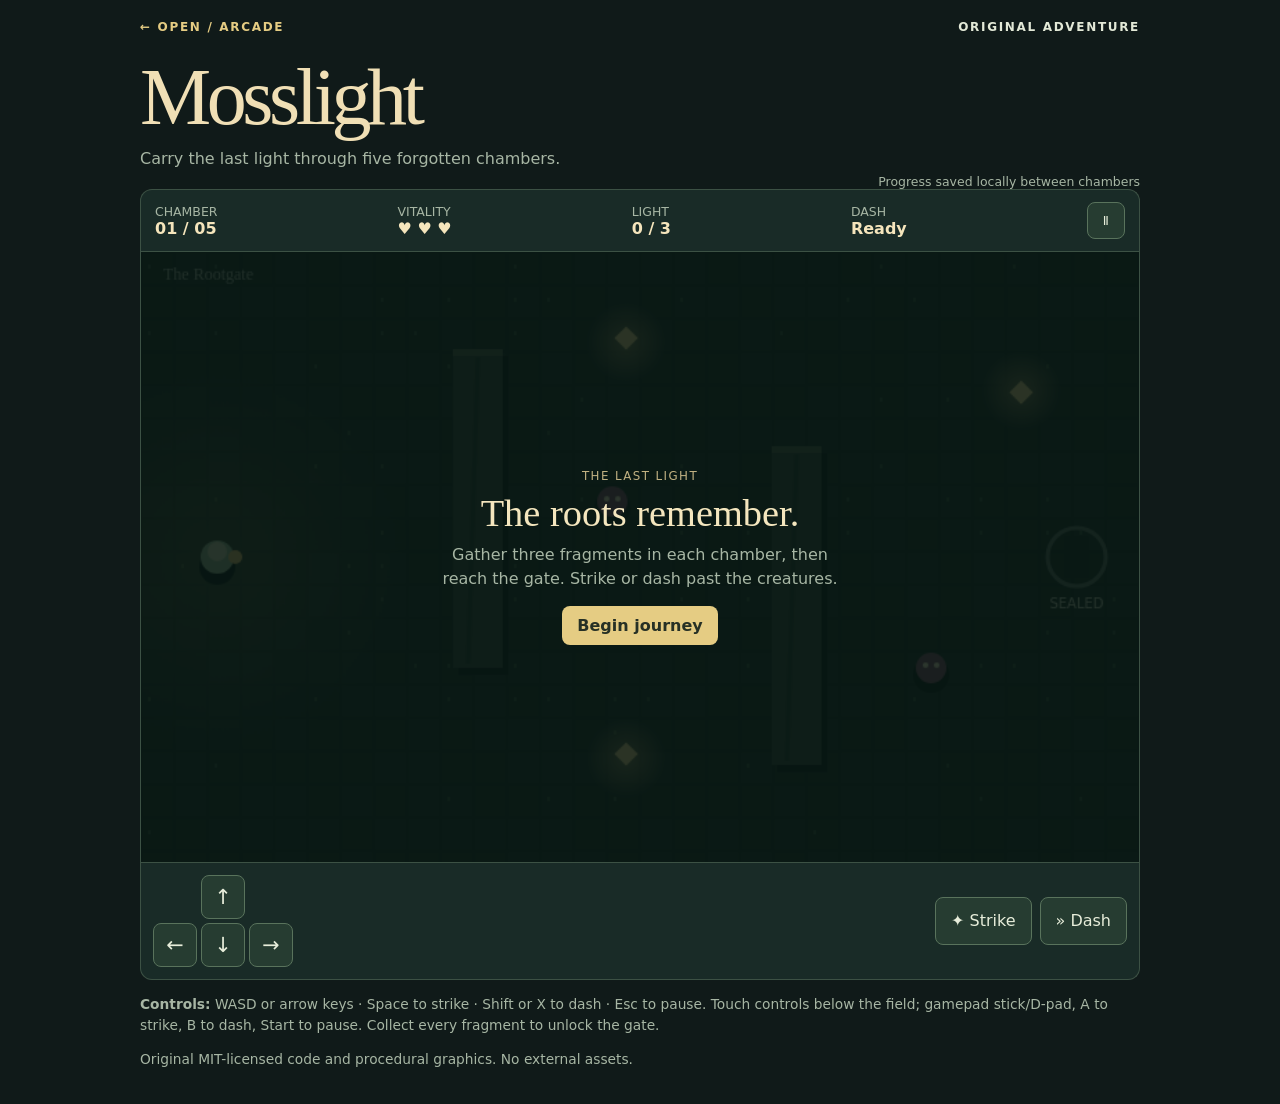
<file: games/mosslight/index.html>
<!doctype html>
<html lang="en"><head><meta charset="utf-8"><meta name="viewport" content="width=device-width,initial-scale=1,viewport-fit=cover"><meta name="theme-color" content="#101a19"><title>Mosslight — OpenArcade</title><style>
:root{color-scheme:dark;font:16px system-ui,sans-serif;color:#e3e9d7;background:#101a19;--gold:#e5cc83;--muted:#a7b6a4}*{box-sizing:border-box}body{margin:0}main{max-width:1040px;margin:auto;padding:20px}a{color:var(--gold)}header{display:flex;justify-content:space-between;align-items:center;font-size:.75rem;letter-spacing:.14em;font-weight:800}header a{text-decoration:none}h1{font-family:Georgia,serif;font-size:clamp(2.8rem,8vw,5rem);font-weight:400;letter-spacing:-.055em;margin:18px 0 0;color:#f0dfb5}p{line-height:1.5;color:var(--muted)}.intro{display:flex;justify-content:space-between;align-items:end;gap:14px}.intro p{margin:4px 0 18px}.hud{display:flex;align-items:center;justify-content:space-between;gap:8px;padding:12px 14px;background:#192b27;border:1px solid #3c5144;border-bottom:0;font-size:.78rem;color:var(--muted);border-radius:12px 12px 0 0}.hud strong{display:block;color:#f5e5bc;font-size:1rem}.stage{position:relative;border:1px solid #3c5144;overflow:hidden;background:#172b26}canvas{width:100%;display:block;aspect-ratio:720/440;touch-action:none}.overlay{position:absolute;inset:0;display:grid;place-items:center;background:#081612d9;padding:12px;text-align:center}.overlay[hidden]{display:none}.panel{max-width:420px;padding:12px}.panel h2{font:clamp(1.4rem,5vw,2.4rem) Georgia,serif;margin:8px 0;color:#f4e6be}.panel p{margin:6px 0 15px;font-size:clamp(.72rem,2.4vw,1rem)}button{background:#263c31;color:#e7edda;border:1px solid #59735c;border-radius:8px;padding:10px 15px;font:inherit;cursor:pointer;touch-action:none;user-select:none}button:focus-visible,a:focus-visible{outline:3px solid var(--gold);outline-offset:2px}button.primary{background:var(--gold);color:#263025;font-weight:800;border:0}button:active,button.held{background:#729270;color:#101a19}.controls{display:flex;align-items:center;justify-content:space-between;padding:12px;border:1px solid #3c5144;border-top:0;border-radius:0 0 12px 12px;background:#192b27;gap:10px}.dpad{display:grid;grid-template-columns:repeat(3,44px);grid-template-rows:repeat(2,44px);gap:4px}.dpad button{padding:0;font-size:1.3rem}.actions{display:flex;gap:8px}.actions button{min-height:48px}.help{font-size:.86rem;margin:14px 0}.small{font-size:.74rem;letter-spacing:.12em;color:#c1b182}.save{font-size:.78rem;color:var(--muted);text-align:right}@media(max-width:520px){main{padding:10px}.intro{display:block}.save{text-align:left;margin-bottom:8px}.hud{padding:8px;font-size:.65rem}.hud strong{font-size:.8rem}.hud button{padding:8px}.controls{padding:8px}.actions button{padding:8px}.dpad{grid-template-columns:repeat(3,40px);grid-template-rows:repeat(2,40px)}}
</style></head><body><main><header><a href="../../">← OPEN / ARCADE</a><span>ORIGINAL ADVENTURE</span></header><div class="intro"><div><h1>Mosslight</h1><p>Carry the last light through five forgotten chambers.</p></div><div class="save" id="saveStatus">Progress saved locally between chambers</div></div>
<div class="hud"><div>CHAMBER<strong id="level">01 / 05</strong></div><div>VITALITY<strong id="hp">♥ ♥ ♥</strong></div><div>LIGHT<strong id="count">0 / 3</strong></div><div>DASH<strong id="dash">Ready</strong></div><button id="pause" aria-label="Pause or resume">Ⅱ</button></div>
<div class="stage"><canvas id="field" width="720" height="440" aria-label="Dungeon field. Collect three lights then reach the gate."></canvas><div id="overlay" class="overlay"><div class="panel"><div class="small" id="tag">THE LAST LIGHT</div><h2 id="title">The roots remember.</h2><p id="message">Gather three light fragments in every chamber. Strike the creatures with your lantern or dash past them.</p><button class="primary" id="primary">Begin journey</button> <button id="fresh" hidden>New journey</button></div></div></div>
<div class="controls"><div class="dpad" aria-label="Movement controls"><span></span><button data-key="up" aria-label="Move up">↑</button><span></span><button data-key="left" aria-label="Move left">←</button><button data-key="down" aria-label="Move down">↓</button><button data-key="right" aria-label="Move right">→</button></div><div class="actions"><button data-key="attack" aria-label="Lantern strike">✦ Strike</button><button data-key="dash" aria-label="Dash">» Dash</button></div></div>
<p class="help"><b>Controls:</b> WASD or arrow keys · Space to strike · Shift or X to dash · Esc to pause. Touch controls below the field; gamepad stick/D-pad, A to strike, B to dash, Start to pause. Collect every fragment to unlock the gate.</p><p class="help">Original MIT-licensed code and procedural graphics. No external assets.</p></main><script src="engine.js"></script><script>
'use strict';
const $=id=>document.getElementById(id), c=$('field'),ctx=c.getContext('2d'),{W,H,stages}=Moss;
const keys=new Set(),touch=new Set(),saveKey='openarcade-mosslight-v1';
let progress=0,completed=false,s=Moss.start(),mode='menu',last=0,primaryAction=()=>{},padStart=false,padA=false;
try{const saved=JSON.parse(localStorage.getItem(saveKey)||'null');if(saved&&Number.isInteger(saved.stage)&&saved.stage>=0&&saved.stage<stages.length){progress=saved.stage;completed=saved.completed===true;}}catch{}
function save(stage,won=false){progress=stage;completed=won;try{localStorage.setItem(saveKey,JSON.stringify({stage,completed:won}));$('saveStatus').textContent=won?'Journey completed · saved locally':'Chamber '+(stage+1)+' checkpoint saved locally';}catch{$('saveStatus').textContent='Local storage unavailable';}}
function modal(tag,title,msg,label,fn,showFresh=false){$('tag').textContent=tag;$('title').textContent=title;$('message').textContent=msg;$('primary').textContent=label;primaryAction=fn;$('fresh').hidden=!showFresh;$('overlay').hidden=false;keys.clear();touch.clear();document.querySelectorAll('.held').forEach(b=>b.classList.remove('held'));}
function begin(i,reset=false){if(reset)save(0);s=Moss.start(i);mode='playing';$('overlay').hidden=true;last=0;hud();}
function home(){mode='menu';s=Moss.start(progress);modal('THE LAST LIGHT',completed?'The forest remembers.':'The roots remember.',completed?'Your journey is complete. Explore the chambers again.':'Gather three fragments in each chamber, then reach the gate. Strike or dash past the creatures.',progress||completed?'Continue chamber '+(progress+1):'Begin journey',()=>begin(progress),progress>0||completed);}
function pause(){if(mode==='playing'){mode='paused';modal('CHAMBER '+(s.index+1),'A moment of stillness.','Your current chamber is held in memory.','Resume',()=>{mode='playing';$('overlay').hidden=true;last=0;});}else if(mode==='paused'){primaryAction();}}
$('primary').onclick=()=>primaryAction();$('fresh').onclick=()=>begin(0,true);$('pause').onclick=pause;
const bindings={ArrowUp:'up',w:'up',ArrowDown:'down',s:'down',ArrowLeft:'left',a:'left',ArrowRight:'right',d:'right',' ':'attack',Shift:'dash',x:'dash'};
addEventListener('keydown',e=>{if(e.target instanceof HTMLButtonElement&&(e.key===' '||e.key==='Enter'))return;const k=bindings[e.key]||bindings[e.key.toLowerCase()];if(k){e.preventDefault();keys.add(k);}if(e.key==='Escape'&&!e.repeat){e.preventDefault();pause();}});
addEventListener('keyup',e=>{const k=bindings[e.key]||bindings[e.key.toLowerCase()];if(k)keys.delete(k);});
for(const b of document.querySelectorAll('[data-key]')){let pointers=new Set();const k=b.dataset.key;b.addEventListener('pointerdown',e=>{e.preventDefault();if(mode!=='playing')return;b.setPointerCapture(e.pointerId);pointers.add(e.pointerId);touch.add(k);b.classList.add('held');});const release=e=>{pointers.delete(e.pointerId);if(!pointers.size){touch.delete(k);b.classList.remove('held');}};for(const name of ['pointerup','pointercancel','lostpointercapture'])b.addEventListener(name,release);}
function clearInput(){keys.clear();touch.clear();document.querySelectorAll('.held').forEach(b=>b.classList.remove('held'));if(mode==='playing')pause();}
addEventListener('blur',clearInput);document.addEventListener('visibilitychange',()=>{if(document.hidden)clearInput();});
function input(){const on=k=>keys.has(k)||touch.has(k);let x=Number(on('right'))-Number(on('left')),y=Number(on('down'))-Number(on('up')),attack=on('attack'),dash=on('dash');let g;try{g=[...(navigator.getGamepads?.()||[])].find(Boolean);}catch{}if(g){const ax=g.axes[0]||0,ay=g.axes[1]||0,pressed=i=>!!g.buttons[i]?.pressed;x=x||(Math.abs(ax)>.2?ax:Number(pressed(15))-Number(pressed(14)));y=y||(Math.abs(ay)>.2?ay:Number(pressed(13))-Number(pressed(12)));attack=attack||pressed(0);dash=dash||pressed(1);if(pressed(9)&&!padStart)pause();if(pressed(0)&&!padA&&mode!=='playing'&&mode!=='paused')primaryAction();padStart=pressed(9);padA=pressed(0);}else{padStart=false;padA=false;}return {x,y,attack,dash};}
function hud(){$('level').textContent=String(s.index+1).padStart(2,'0')+' / 05';$('hp').textContent='♥ '.repeat(Math.max(0,s.player.hp))+'♡ '.repeat(3-Math.max(0,s.player.hp));$('count').textContent=s.collected+' / 3';$('dash').textContent=s.player.cool>0?s.player.cool.toFixed(1)+'s':'Ready';}
function end(){mode=s.status;if(mode==='cleared'){save(s.index+1);modal('CHAMBER CLEARED',stages[s.index].name,'The gate opens. A little more of the forest returns.','Next chamber',()=>begin(progress));}else if(mode==='won'){save(s.index,true);modal('JOURNEY COMPLETE','The last lantern burns.','All five chambers restored. The forest is alive again.','Play again',()=>begin(0,true));}else if(mode==='lost'){modal('THE LIGHT FALTERS','The dark closes in.','Try the chamber again. Your earlier progress is safe.','Retry chamber',()=>begin(s.index));}}
function circle(x,y,r,color){ctx.beginPath();ctx.arc(x,y,r,0,Math.PI*2);ctx.fillStyle=color;ctx.fill();}
function draw(){const p=s.player,t=s.time;ctx.fillStyle='#152923';ctx.fillRect(0,0,W,H);
for(let y=0;y<H;y+=24)for(let x=0;x<W;x+=24){const n=Math.sin(x*12.91+y*7.17)*1000;ctx.fillStyle=(n-Math.floor(n))>.5?'#1b3028':'#182d25';ctx.fillRect(x+1,y+1,22,22);if(Math.abs(n)%7<1){ctx.fillStyle='#38523a';ctx.fillRect(x+5,y+9,2,3);}}
const glow=ctx.createRadialGradient(p.x,p.y,6,p.x,p.y,140);glow.addColorStop(0,'#b4a75a35');glow.addColorStop(1,'#b4a75a00');ctx.fillStyle=glow;ctx.fillRect(0,0,W,H);
for(const [x,y,w,h] of s.walls){ctx.fillStyle='#0a1816';ctx.fillRect(x+4,y+5,w,h);ctx.fillStyle='#34483a';ctx.fillRect(x,y,w,h);ctx.fillStyle='#53634a';ctx.fillRect(x,y,w,5);ctx.strokeStyle='#243b30';for(let a=x+18;a<x+w;a+=24){ctx.beginPath();ctx.moveTo(a,y+6);ctx.lineTo(a-7,y+h-3);ctx.stroke();}}
const g=s.gate;ctx.strokeStyle=s.collected===3?'#e6cf7d':'#607263';ctx.lineWidth=3;ctx.beginPath();ctx.arc(g.x,g.y,21,0,Math.PI*2);ctx.stroke();ctx.fillStyle=s.collected===3?'#c1ad594f':'#162a25';ctx.fillRect(g.x-9,g.y-15,18,30);ctx.fillStyle='#d0d8bd';ctx.font='10px system-ui';ctx.textAlign='center';ctx.fillText(s.collected===3?'EXIT':'SEALED',g.x,g.y+37);
for(const l of s.lights){if(l.taken)continue;const bob=Math.sin(t*3+l.x)*3;const lg=ctx.createRadialGradient(l.x,l.y,2,l.x,l.y,29);lg.addColorStop(0,'#e5ca8270');lg.addColorStop(1,'#e5ca8200');ctx.fillStyle=lg;ctx.fillRect(l.x-29,l.y-29,58,58);ctx.save();ctx.translate(l.x,l.y+bob);ctx.rotate(Math.PI/4);ctx.fillStyle='#f7df93';ctx.fillRect(-6,-6,12,12);ctx.restore();}
for(const e of s.enemies){if(e.hp<=0)continue;circle(e.x,e.y+5,13,'#091814');circle(e.x,e.y,11,e.hit?'#f6b0a0':'#85536a');circle(e.x-4,e.y-2,2,'#fff2c9');circle(e.x+4,e.y-2,2,'#fff2c9');if(e.hp>1){ctx.fillStyle='#e2b298';ctx.fillRect(e.x-5,e.y-17,10,2);}}
circle(p.x,p.y+7,13,'#071714');if(!p.inv||Math.floor(t*16)%2===0){circle(p.x,p.y,12,'#a3c59b');circle(p.x,p.y-4,7,'#dde4ba');circle(p.x+p.dirX*13,p.y+p.dirY*13,5,'#f5cf76');}if(p.attack){ctx.strokeStyle='#f5df9c';ctx.lineWidth=3;ctx.beginPath();ctx.arc(p.x,p.y,76*(1-p.attack/.30),0,Math.PI*2);ctx.stroke();}
ctx.fillStyle='#b2bfaa';ctx.textAlign='left';ctx.font='12px Georgia';ctx.fillText(stages[s.index].name,16,20);}
function frame(now){const dt=last?Math.min((now-last)/1000,.033):0;last=now;const controls=input();if(mode==='playing'){Moss.step(s,controls,dt);hud();if(s.status!=='playing')end();}draw();requestAnimationFrame(frame);}
home();requestAnimationFrame(frame);
if('serviceWorker'in navigator)navigator.serviceWorker.register('../../sw.js').catch(()=>{});
</script></body></html>
</file>
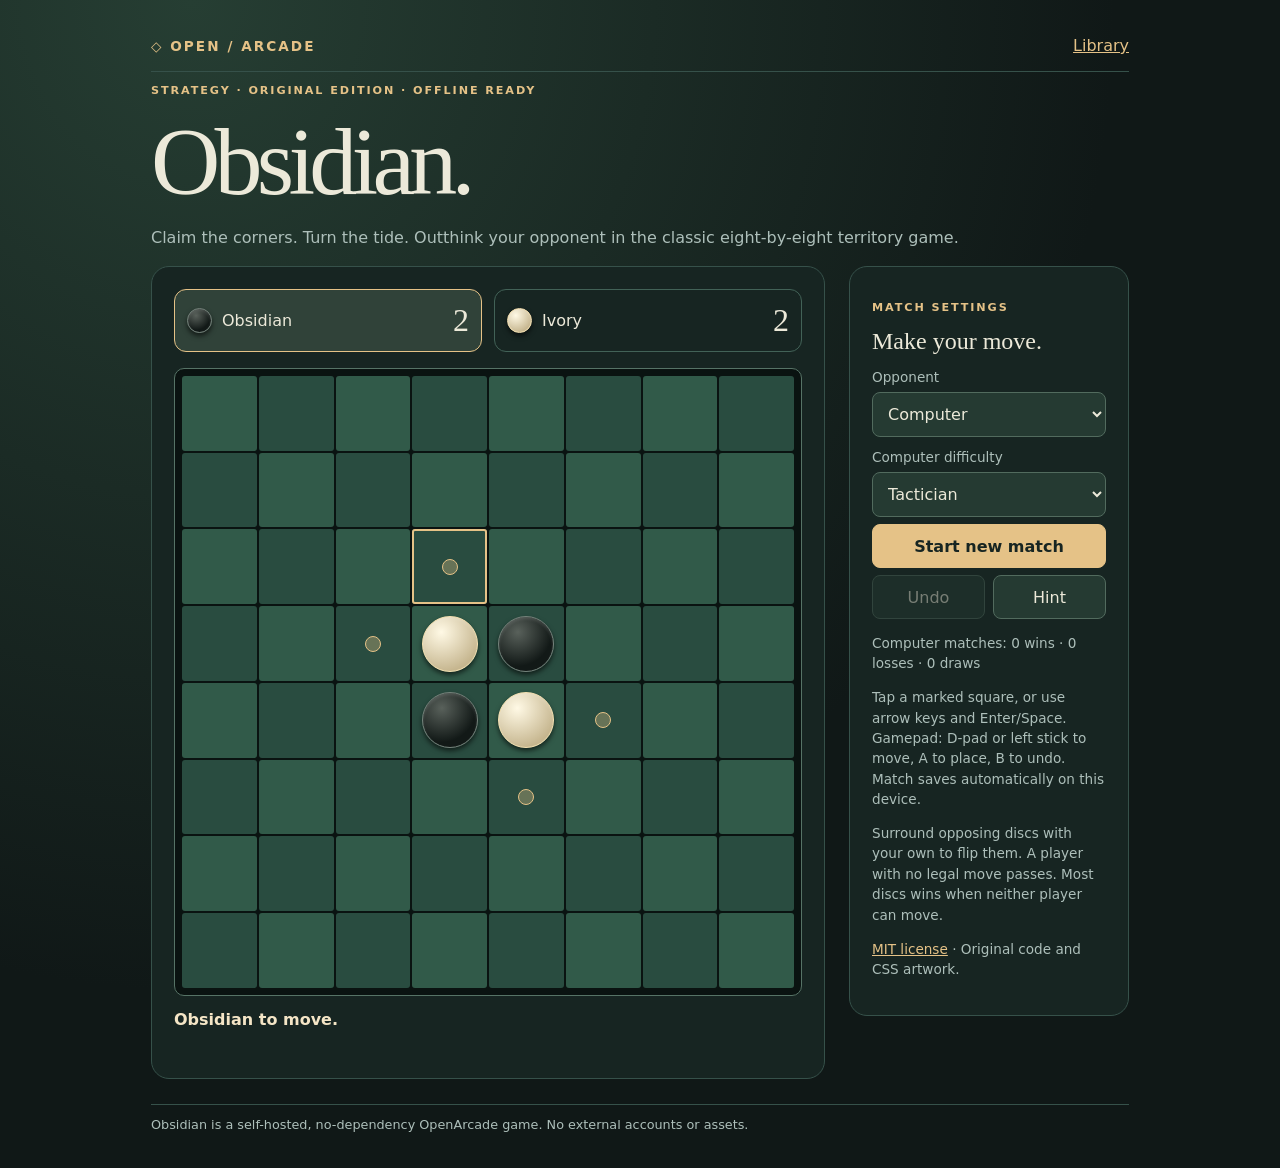
<file: games/obsidian/index.html>
<!doctype html>
<html lang="en"><head><meta charset="utf-8"><meta name="viewport" content="width=device-width,initial-scale=1,viewport-fit=cover"><meta name="theme-color" content="#111b1a"><title>Obsidian — OpenArcade</title>
<style>
:root{color-scheme:dark;font-family:system-ui,sans-serif;background:#101817;color:#ece9d9;--muted:#adbfba;--gold:#e5c287;--line:#36514a}*{box-sizing:border-box}body{margin:0;background:radial-gradient(ellipse at 15% 0,#263e33,transparent 60%)}main{max-width:1050px;margin:auto;padding:clamp(12px,3vw,36px)}header{display:flex;justify-content:space-between;align-items:center;border-bottom:1px solid var(--line);padding-bottom:16px}a{color:var(--gold)}.brand{letter-spacing:.15em;font-weight:800;text-decoration:none;font-size:.85rem}.eyebrow{letter-spacing:.17em;color:var(--gold);font-weight:700;font-size:.7rem;text-transform:uppercase}h1{font-family:Georgia,serif;font-size:clamp(3rem,9vw,6rem);line-height:1;margin:14px 0 4px;font-weight:400;letter-spacing:-.06em}p{color:var(--muted);line-height:1.5}.layout{display:grid;grid-template-columns:minmax(0,1fr) minmax(200px,280px);gap:24px;align-items:start}.cabinet,.panel{border:1px solid var(--line);border-radius:18px;background:#172522;padding:clamp(12px,2vw,22px)}.score{display:flex;gap:12px;margin-bottom:16px}.score>div{flex:1;border:1px solid #426257;border-radius:12px;padding:12px;display:flex;align-items:center;gap:10px}.score>div.active{border-color:var(--gold);background:#304239}.score strong{font:2rem Georgia,serif;margin-left:auto}.piece{display:block;width:75%;aspect-ratio:1;border-radius:50%;box-shadow:0 3px 5px #0009,inset 0 2px 3px #fff2;background:radial-gradient(circle at 35% 28%,#59615b,#121917 65%);border:1px solid #75827b}.piece.light{background:radial-gradient(circle at 34% 28%,#fff9e5,#c6b68f 75%);border-color:#f7e2b3}.score .piece{width:25px;flex:none}.board{display:grid;grid-template-columns:repeat(8,minmax(0,1fr));gap:2px;padding:7px;background:#0a1311;border:1px solid #567366;border-radius:10px;aspect-ratio:1}.cell{width:100%;aspect-ratio:1;min-height:0;padding:0;border:0;border-radius:3px;background:#315a49;display:grid;place-items:center;cursor:pointer;touch-action:manipulation;position:relative}.cell:nth-child(16n+2),.cell:nth-child(16n+4),.cell:nth-child(16n+6),.cell:nth-child(16n+8),.cell:nth-child(16n+9),.cell:nth-child(16n+11),.cell:nth-child(16n+13),.cell:nth-child(16n+15){background:#294c40}.cell.legal:after{content:"";width:19%;aspect-ratio:1;border:1px solid #e5c287;background:#e5c28755;border-radius:50%}.cell.legal:hover{background:#477360}.cell.last:before{content:"";position:absolute;inset:4px;border:1px solid #e5c28799;border-radius:3px}.cell.selected{outline:2px solid var(--gold);outline-offset:-2px;z-index:1}.status{min-height:3em;margin:12px 0 0;color:#f4e5c6;font-weight:600}.panel h2{font:1.5rem Georgia,serif;margin:4px 0 14px}.panel label{display:block;font-size:.85rem;color:var(--muted);margin-top:12px}button,select{font:inherit;color:inherit;border:1px solid #526b5e;background:#253a32;border-radius:8px;padding:11px;min-height:44px}button{cursor:pointer}button:disabled{opacity:.45;cursor:default}button:focus-visible,select:focus-visible,a:focus-visible{outline:3px solid var(--gold);outline-offset:2px}select,.panel button{width:100%;margin-top:7px}.primary{background:var(--gold);color:#172522;font-weight:700;border-color:var(--gold)}.controls{display:grid;grid-template-columns:1fr 1fr;gap:8px}.small{font-size:.85rem}footer{border-top:1px solid var(--line);margin-top:25px;padding-top:12px;font-size:.8rem;color:var(--muted)}@media(max-width:700px){.layout{grid-template-columns:1fr;gap:12px}.score>div{padding:8px}.score strong{font-size:1.5rem}.board{padding:4px}.cabinet{padding:10px}.panel{padding:15px}}
</style></head>
<body><main><header><a class="brand" href="../../">◇ OPEN / ARCADE</a><a href="../../">Library</a></header><p class="eyebrow">Strategy · Original edition · Offline ready</p><h1>Obsidian.</h1><p>Claim the corners. Turn the tide. Outthink your opponent in the classic eight-by-eight territory game.</p><div class="layout"><section class="cabinet" aria-label="Game board"><div class="score"><div id="darkScore"><span class="piece"></span><span>Obsidian</span><strong id="dark">2</strong></div><div id="lightScore"><span class="piece light"></span><span>Ivory</span><strong id="light">2</strong></div></div><div class="board" id="board" role="group" aria-label="Reversi board"></div><p id="status" class="status" role="status" aria-live="polite"></p></section><aside class="panel"><p class="eyebrow">Match settings</p><h2>Make your move.</h2><label for="mode">Opponent</label><select id="mode"><option value="ai">Computer</option><option value="local">Two players (local)</option></select><label for="difficulty">Computer difficulty</label><select id="difficulty"><option value="1">Apprentice</option><option value="2" selected>Tactician</option><option value="3">Grandmaster</option></select><button id="new" class="primary">Start new match</button><div class="controls"><button id="undo">Undo</button><button id="hint">Hint</button></div><p class="small" id="record"></p><p class="small">Tap a marked square, or use arrow keys and Enter/Space. Gamepad: D-pad or left stick to move, A to place, B to undo. Match saves automatically on this device.</p><p class="small">Surround opposing discs with your own to flip them. A player with no legal move passes. Most discs wins when neither player can move.</p><p class="small"><a href="../../LICENSE">MIT license</a> · Original code and CSS artwork.</p></aside></div><footer>Obsidian is a self-hosted, no-dependency OpenArcade game. No external accounts or assets.</footer></main>
<script src="engine.js"></script><script src="game.js"></script></body></html>
</file>
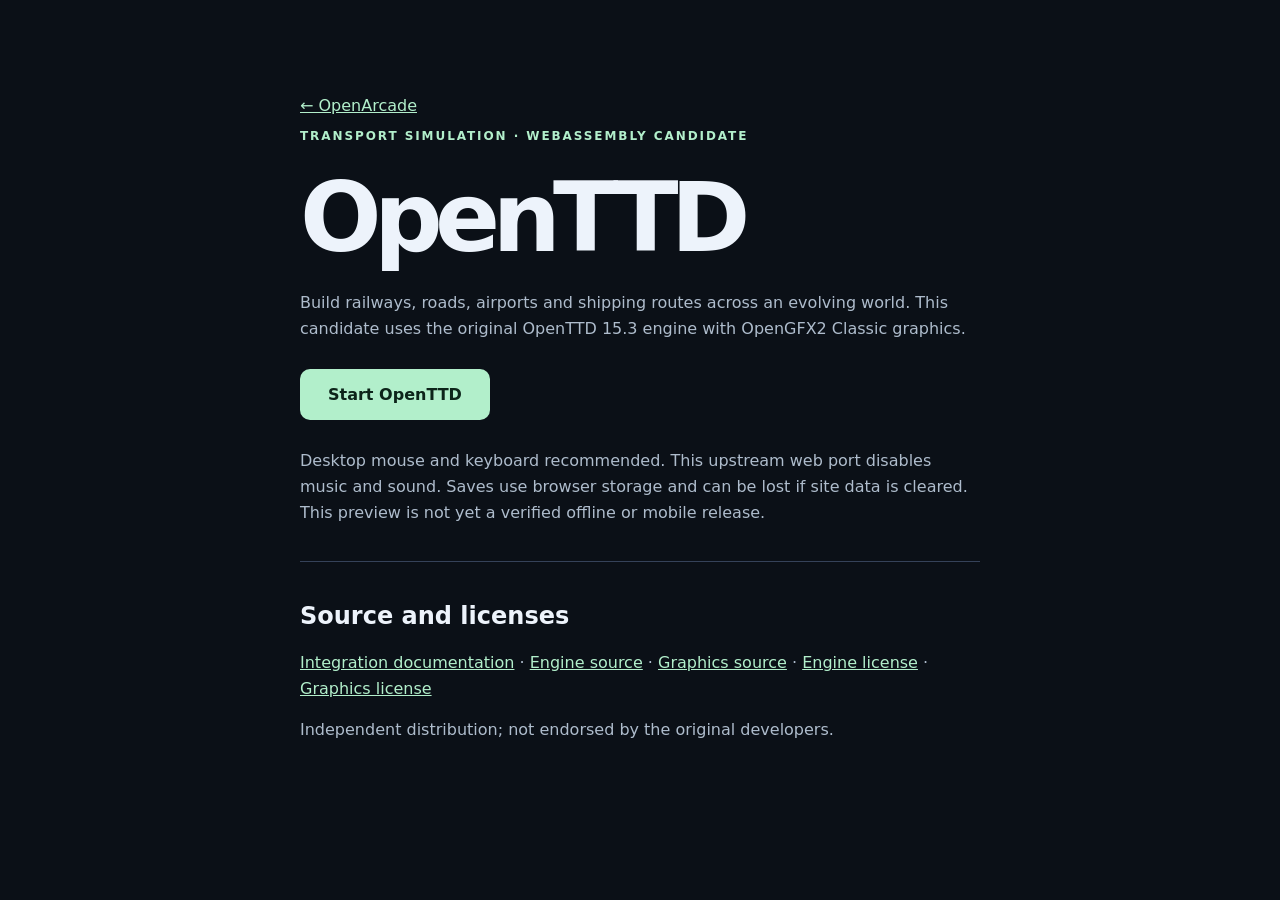
<file: games/openttd-candidate/index.html>
<!doctype html>
<html lang="en"><head><meta charset="utf-8"><meta name="viewport" content="width=device-width,initial-scale=1"><meta name="color-scheme" content="dark"><title>OpenTTD · OpenArcade</title>
<style>body{margin:0;background:#0b1017;color:#edf3fb;font:16px system-ui,sans-serif}main{max-width:680px;margin:8vh auto;padding:24px}a{color:#b2efcb}h1{font-size:clamp(3rem,10vw,6rem);letter-spacing:-.08em;line-height:1;margin:24px 0}p{line-height:1.6;color:#aebccc}.eyebrow{letter-spacing:.16em;font-size:.75rem;color:#b2efcb;font-weight:800}.play{display:inline-block;background:#b2efcb;color:#0d241a;padding:16px 28px;font-weight:800;border-radius:10px;text-decoration:none;margin:12px 0}a:focus-visible{outline:3px solid #fff;outline-offset:4px}.notices{margin-top:36px;border-top:1px solid #354259;padding-top:20px}</style></head>
<body><main><a href="../../">← OpenArcade</a><p class="eyebrow">TRANSPORT SIMULATION · WEBASSEMBLY CANDIDATE</p><h1>OpenTTD</h1><p>Build railways, roads, airports and shipping routes across an evolving world. This candidate uses the original OpenTTD 15.3 engine with OpenGFX2 Classic graphics.</p><a class="play" href="./openttd.html">Start OpenTTD</a><p>Desktop mouse and keyboard recommended. This upstream web port disables music and sound. Saves use browser storage and can be lost if site data is cleared. This preview is not yet a verified offline or mobile release.</p><section class="notices"><h2>Source and licenses</h2><p><a href="source/openttd.md">Integration documentation</a> · <a href="source/openttd-source.zip">Engine source</a> · <a href="source/opengfx2-source.zip">Graphics source</a> · <a href="source/OPENTTD-COPYING.md">Engine license</a> · <a href="source/OPENGFX2-LICENSE.txt">Graphics license</a></p><p>Independent distribution; not endorsed by the original developers.</p></section></main></body></html>
</file>
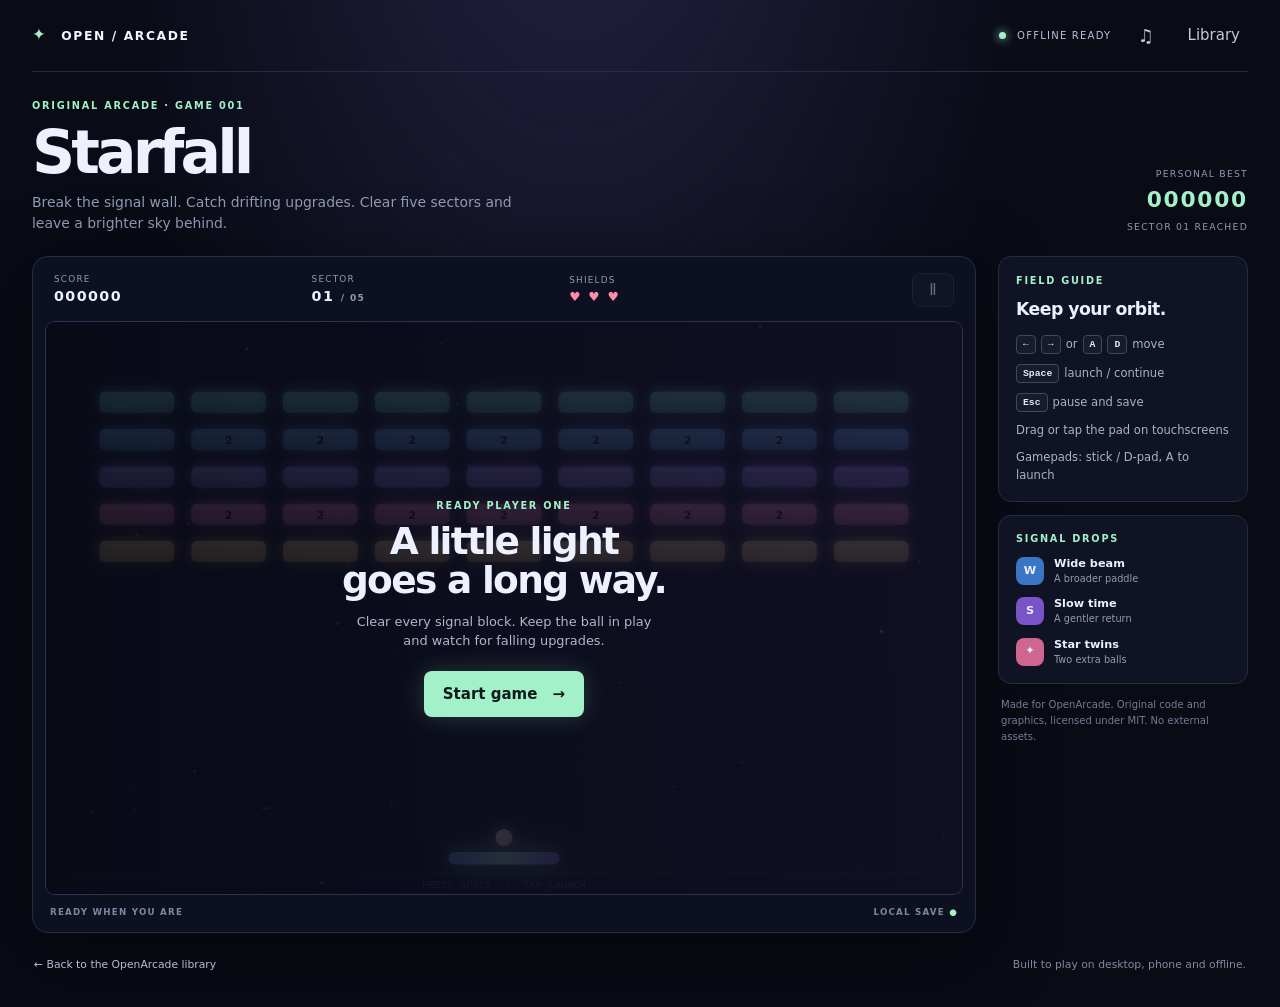
<file: games/starfall/index.html>
<!doctype html>
<html lang="en">
<head>
  <meta charset="utf-8">
  <meta name="viewport" content="width=device-width,initial-scale=1,viewport-fit=cover">
  <meta name="theme-color" content="#090b15">
  <meta name="description" content="Starfall, a free offline-ready arcade brick-breaker from OpenArcade.">
  <title>Starfall — OpenArcade</title>
  <link rel="stylesheet" href="style.css">
</head>
<body>
  <main class="shell">
    <header class="topbar">
      <a class="brand" href="../../" aria-label="OpenArcade home"><span>✦</span> OPEN / ARCADE</a>
      <div class="top-actions"><span class="offline"><i></i> OFFLINE READY</span><button id="soundToggle" class="icon-button" aria-pressed="true" aria-label="Mute sound">♫</button><a class="back" href="../../">Library</a></div>
    </header>
    <section class="intro">
      <div><p class="eyebrow">ORIGINAL ARCADE · GAME 001</p><h1>Starfall</h1><p class="lede">Break the signal wall. Catch drifting upgrades. Clear five sectors and leave a brighter sky behind.</p></div>
      <div class="best-box"><span>PERSONAL BEST</span><strong id="bestScore">000000</strong><small id="sectorRecord">SECTOR 1 REACHED</small></div>
    </section>
    <section class="game-layout" aria-label="Starfall game">
      <div class="cabinet">
        <div class="hud" aria-live="polite">
          <div><span>SCORE</span><strong id="score">000000</strong></div>
          <div><span>SECTOR</span><strong id="sector">01 <small>/ 05</small></strong></div>
          <div><span>SHIELDS</span><strong id="lives">♥ ♥ ♥</strong></div>
          <button id="pauseButton" class="pause" aria-label="Pause game" disabled>Ⅱ</button>
        </div>
        <div class="stage-wrap">
          <canvas id="stage" width="960" height="600" aria-label="Starfall game field. Move with arrow keys or A and D, launch with Space."></canvas>
          <div id="overlay" class="overlay">
            <div class="overlay-card"><p class="eyebrow" id="overlayEyebrow">READY PLAYER ONE</p><h2 id="overlayTitle">A little light<br>goes a long way.</h2><p id="overlayText">Clear every signal block. Keep the ball in play and watch for falling upgrades.</p><button id="primaryAction" class="primary">Start game <span>→</span></button><button id="restoreAction" class="secondary" hidden>Continue saved run</button></div>
          </div>
        </div>
        <div class="touch-controls" aria-label="Touch controls">
          <button data-move="-1" aria-label="Move paddle left">←</button><button data-action="launch" class="launch-control" aria-label="Launch or continue">LAUNCH</button><button data-move="1" aria-label="Move paddle right">→</button>
        </div>
        <div class="cabinet-foot"><span id="statusText">READY WHEN YOU ARE</span><span>LOCAL SAVE <b>●</b></span></div>
      </div>
      <aside class="side-panel">
        <div class="panel-card"><p class="eyebrow">FIELD GUIDE</p><h2>Keep your orbit.</h2><ul><li><kbd>←</kbd><kbd>→</kbd> or <kbd>A</kbd><kbd>D</kbd> move</li><li><kbd>Space</kbd> launch / continue</li><li><kbd>Esc</kbd> pause and save</li><li>Drag or tap the pad on touchscreens</li><li>Gamepads: stick / D-pad, A to launch</li></ul></div>
        <div class="panel-card upgrades"><p class="eyebrow">SIGNAL DROPS</p><div><span class="drop wide">W</span><p><b>Wide beam</b><small>A broader paddle</small></p></div><div><span class="drop slow">S</span><p><b>Slow time</b><small>A gentler return</small></p></div><div><span class="drop split">✦</span><p><b>Star twins</b><small>Two extra balls</small></p></div></div>
        <p class="license-note">Made for OpenArcade. Original code and graphics, licensed under MIT. No external assets.</p>
      </aside>
    </section>
    <footer><a href="../../">← Back to the OpenArcade library</a><span>Built to play on desktop, phone and offline.</span></footer>
  </main>
  <script src="game.js" defer></script>
</body>
</html>
</file>
<file: games/2048/style/main.css>
/* OpenArcade: use system fonts instead of redistributing upstream font binaries. */
html, body {
  margin: 0;
  padding: 0;
  background: #faf8ef;
  color: #776e65;
  font-family: "Helvetica Neue", Arial, sans-serif;
  font-size: 18px; }

body {
  margin: 80px 0; }

.heading:after {
  content: "";
  display: block;
  clear: both; }

h1.title {
  font-size: 80px;
  font-weight: bold;
  margin: 0;
  display: block;
  float: left; }

@-webkit-keyframes move-up {
  0% {
    top: 25px;
    opacity: 1; }

  100% {
    top: -50px;
    opacity: 0; } }
@-moz-keyframes move-up {
  0% {
    top: 25px;
    opacity: 1; }

  100% {
    top: -50px;
    opacity: 0; } }
@keyframes move-up {
  0% {
    top: 25px;
    opacity: 1; }

  100% {
    top: -50px;
    opacity: 0; } }
.scores-container {
  float: right;
  text-align: right; }

.score-container, .best-container {
  position: relative;
  display: inline-block;
  background: #bbada0;
  padding: 15px 25px;
  font-size: 25px;
  height: 25px;
  line-height: 47px;
  font-weight: bold;
  border-radius: 3px;
  color: white;
  margin-top: 8px;
  text-align: center; }
  .score-container:after, .best-container:after {
    position: absolute;
    width: 100%;
    top: 10px;
    left: 0;
    text-transform: uppercase;
    font-size: 13px;
    line-height: 13px;
    text-align: center;
    color: #eee4da; }
  .score-container .score-addition, .best-container .score-addition {
    position: absolute;
    right: 30px;
    color: red;
    font-size: 25px;
    line-height: 25px;
    font-weight: bold;
    color: rgba(119, 110, 101, 0.9);
    z-index: 100;
    -webkit-animation: move-up 600ms ease-in;
    -moz-animation: move-up 600ms ease-in;
    animation: move-up 600ms ease-in;
    -webkit-animation-fill-mode: both;
    -moz-animation-fill-mode: both;
    animation-fill-mode: both; }

.score-container:after {
  content: "Score"; }

.best-container:after {
  content: "Best"; }

p {
  margin-top: 0;
  margin-bottom: 10px;
  line-height: 1.65; }

a {
  color: #776e65;
  font-weight: bold;
  text-decoration: underline;
  cursor: pointer; }

strong.important {
  text-transform: uppercase; }

hr {
  border: none;
  border-bottom: 1px solid #d8d4d0;
  margin-top: 20px;
  margin-bottom: 30px; }

.container {
  width: 500px;
  margin: 0 auto; }

@-webkit-keyframes fade-in {
  0% {
    opacity: 0; }

  100% {
    opacity: 1; } }
@-moz-keyframes fade-in {
  0% {
    opacity: 0; }

  100% {
    opacity: 1; } }
@keyframes fade-in {
  0% {
    opacity: 0; }

  100% {
    opacity: 1; } }
.game-container {
  margin-top: 40px;
  position: relative;
  padding: 15px;
  cursor: default;
  -webkit-touch-callout: none;
  -ms-touch-callout: none;
  -webkit-user-select: none;
  -moz-user-select: none;
  -ms-user-select: none;
  -ms-touch-action: none;
  touch-action: none;
  background: #bbada0;
  border-radius: 6px;
  width: 500px;
  height: 500px;
  -webkit-box-sizing: border-box;
  -moz-box-sizing: border-box;
  box-sizing: border-box; }
  .game-container .game-message {
    display: none;
    position: absolute;
    top: 0;
    right: 0;
    bottom: 0;
    left: 0;
    background: rgba(238, 228, 218, 0.5);
    z-index: 100;
    text-align: center;
    -webkit-animation: fade-in 800ms ease 1200ms;
    -moz-animation: fade-in 800ms ease 1200ms;
    animation: fade-in 800ms ease 1200ms;
    -webkit-animation-fill-mode: both;
    -moz-animation-fill-mode: both;
    animation-fill-mode: both; }
    .game-container .game-message p {
      font-size: 60px;
      font-weight: bold;
      height: 60px;
      line-height: 60px;
      margin-top: 222px; }
    .game-container .game-message .lower {
      display: block;
      margin-top: 59px; }
    .game-container .game-message a {
      display: inline-block;
      background: #8f7a66;
      border-radius: 3px;
      padding: 0 20px;
      text-decoration: none;
      color: #f9f6f2;
      height: 40px;
      line-height: 42px;
      margin-left: 9px; }
      .game-container .game-message a.keep-playing-button {
        display: none; }
    .game-container .game-message.game-won {
      background: rgba(237, 194, 46, 0.5);
      color: #f9f6f2; }
      .game-container .game-message.game-won a.keep-playing-button {
        display: inline-block; }
    .game-container .game-message.game-won, .game-container .game-message.game-over {
      display: block; }

.grid-container {
  position: absolute;
  z-index: 1; }

.grid-row {
  margin-bottom: 15px; }
  .grid-row:last-child {
    margin-bottom: 0; }
  .grid-row:after {
    content: "";
    display: block;
    clear: both; }

.grid-cell {
  width: 106.25px;
  height: 106.25px;
  margin-right: 15px;
  float: left;
  border-radius: 3px;
  background: rgba(238, 228, 218, 0.35); }
  .grid-cell:last-child {
    margin-right: 0; }

.tile-container {
  position: absolute;
  z-index: 2; }

.tile, .tile .tile-inner {
  width: 107px;
  height: 107px;
  line-height: 107px; }
.tile.tile-position-1-1 {
  -webkit-transform: translate(0px, 0px);
  -moz-transform: translate(0px, 0px);
  -ms-transform: translate(0px, 0px);
  transform: translate(0px, 0px); }
.tile.tile-position-1-2 {
  -webkit-transform: translate(0px, 121px);
  -moz-transform: translate(0px, 121px);
  -ms-transform: translate(0px, 121px);
  transform: translate(0px, 121px); }
.tile.tile-position-1-3 {
  -webkit-transform: translate(0px, 242px);
  -moz-transform: translate(0px, 242px);
  -ms-transform: translate(0px, 242px);
  transform: translate(0px, 242px); }
.tile.tile-position-1-4 {
  -webkit-transform: translate(0px, 363px);
  -moz-transform: translate(0px, 363px);
  -ms-transform: translate(0px, 363px);
  transform: translate(0px, 363px); }
.tile.tile-position-2-1 {
  -webkit-transform: translate(121px, 0px);
  -moz-transform: translate(121px, 0px);
  -ms-transform: translate(121px, 0px);
  transform: translate(121px, 0px); }
.tile.tile-position-2-2 {
  -webkit-transform: translate(121px, 121px);
  -moz-transform: translate(121px, 121px);
  -ms-transform: translate(121px, 121px);
  transform: translate(121px, 121px); }
.tile.tile-position-2-3 {
  -webkit-transform: translate(121px, 242px);
  -moz-transform: translate(121px, 242px);
  -ms-transform: translate(121px, 242px);
  transform: translate(121px, 242px); }
.tile.tile-position-2-4 {
  -webkit-transform: translate(121px, 363px);
  -moz-transform: translate(121px, 363px);
  -ms-transform: translate(121px, 363px);
  transform: translate(121px, 363px); }
.tile.tile-position-3-1 {
  -webkit-transform: translate(242px, 0px);
  -moz-transform: translate(242px, 0px);
  -ms-transform: translate(242px, 0px);
  transform: translate(242px, 0px); }
.tile.tile-position-3-2 {
  -webkit-transform: translate(242px, 121px);
  -moz-transform: translate(242px, 121px);
  -ms-transform: translate(242px, 121px);
  transform: translate(242px, 121px); }
.tile.tile-position-3-3 {
  -webkit-transform: translate(242px, 242px);
  -moz-transform: translate(242px, 242px);
  -ms-transform: translate(242px, 242px);
  transform: translate(242px, 242px); }
.tile.tile-position-3-4 {
  -webkit-transform: translate(242px, 363px);
  -moz-transform: translate(242px, 363px);
  -ms-transform: translate(242px, 363px);
  transform: translate(242px, 363px); }
.tile.tile-position-4-1 {
  -webkit-transform: translate(363px, 0px);
  -moz-transform: translate(363px, 0px);
  -ms-transform: translate(363px, 0px);
  transform: translate(363px, 0px); }
.tile.tile-position-4-2 {
  -webkit-transform: translate(363px, 121px);
  -moz-transform: translate(363px, 121px);
  -ms-transform: translate(363px, 121px);
  transform: translate(363px, 121px); }
.tile.tile-position-4-3 {
  -webkit-transform: translate(363px, 242px);
  -moz-transform: translate(363px, 242px);
  -ms-transform: translate(363px, 242px);
  transform: translate(363px, 242px); }
.tile.tile-position-4-4 {
  -webkit-transform: translate(363px, 363px);
  -moz-transform: translate(363px, 363px);
  -ms-transform: translate(363px, 363px);
  transform: translate(363px, 363px); }

.tile {
  position: absolute;
  -webkit-transition: 100ms ease-in-out;
  -moz-transition: 100ms ease-in-out;
  transition: 100ms ease-in-out;
  -webkit-transition-property: -webkit-transform;
  -moz-transition-property: -moz-transform;
  transition-property: transform; }
  .tile .tile-inner {
    border-radius: 3px;
    background: #eee4da;
    text-align: center;
    font-weight: bold;
    z-index: 10;
    font-size: 55px; }
  .tile.tile-2 .tile-inner {
    background: #eee4da;
    box-shadow: 0 0 30px 10px rgba(243, 215, 116, 0), inset 0 0 0 1px rgba(255, 255, 255, 0); }
  .tile.tile-4 .tile-inner {
    background: #ede0c8;
    box-shadow: 0 0 30px 10px rgba(243, 215, 116, 0), inset 0 0 0 1px rgba(255, 255, 255, 0); }
  .tile.tile-8 .tile-inner {
    color: #f9f6f2;
    background: #f2b179; }
  .tile.tile-16 .tile-inner {
    color: #f9f6f2;
    background: #f59563; }
  .tile.tile-32 .tile-inner {
    color: #f9f6f2;
    background: #f67c5f; }
  .tile.tile-64 .tile-inner {
    color: #f9f6f2;
    background: #f65e3b; }
  .tile.tile-128 .tile-inner {
    color: #f9f6f2;
    background: #edcf72;
    box-shadow: 0 0 30px 10px rgba(243, 215, 116, 0.2381), inset 0 0 0 1px rgba(255, 255, 255, 0.14286);
    font-size: 45px; }
    @media screen and (max-width: 520px) {
      .tile.tile-128 .tile-inner {
        font-size: 25px; } }
  .tile.tile-256 .tile-inner {
    color: #f9f6f2;
    background: #edcc61;
    box-shadow: 0 0 30px 10px rgba(243, 215, 116, 0.31746), inset 0 0 0 1px rgba(255, 255, 255, 0.19048);
    font-size: 45px; }
    @media screen and (max-width: 520px) {
      .tile.tile-256 .tile-inner {
        font-size: 25px; } }
  .tile.tile-512 .tile-inner {
    color: #f9f6f2;
    background: #edc850;
    box-shadow: 0 0 30px 10px rgba(243, 215, 116, 0.39683), inset 0 0 0 1px rgba(255, 255, 255, 0.2381);
    font-size: 45px; }
    @media screen and (max-width: 520px) {
      .tile.tile-512 .tile-inner {
        font-size: 25px; } }
  .tile.tile-1024 .tile-inner {
    color: #f9f6f2;
    background: #edc53f;
    box-shadow: 0 0 30px 10px rgba(243, 215, 116, 0.47619), inset 0 0 0 1px rgba(255, 255, 255, 0.28571);
    font-size: 35px; }
    @media screen and (max-width: 520px) {
      .tile.tile-1024 .tile-inner {
        font-size: 15px; } }
  .tile.tile-2048 .tile-inner {
    color: #f9f6f2;
    background: #edc22e;
    box-shadow: 0 0 30px 10px rgba(243, 215, 116, 0.55556), inset 0 0 0 1px rgba(255, 255, 255, 0.33333);
    font-size: 35px; }
    @media screen and (max-width: 520px) {
      .tile.tile-2048 .tile-inner {
        font-size: 15px; } }
  .tile.tile-super .tile-inner {
    color: #f9f6f2;
    background: #3c3a32;
    font-size: 30px; }
    @media screen and (max-width: 520px) {
      .tile.tile-super .tile-inner {
        font-size: 10px; } }

@-webkit-keyframes appear {
  0% {
    opacity: 0;
    -webkit-transform: scale(0);
    -moz-transform: scale(0);
    -ms-transform: scale(0);
    transform: scale(0); }

  100% {
    opacity: 1;
    -webkit-transform: scale(1);
    -moz-transform: scale(1);
    -ms-transform: scale(1);
    transform: scale(1); } }
@-moz-keyframes appear {
  0% {
    opacity: 0;
    -webkit-transform: scale(0);
    -moz-transform: scale(0);
    -ms-transform: scale(0);
    transform: scale(0); }

  100% {
    opacity: 1;
    -webkit-transform: scale(1);
    -moz-transform: scale(1);
    -ms-transform: scale(1);
    transform: scale(1); } }
@keyframes appear {
  0% {
    opacity: 0;
    -webkit-transform: scale(0);
    -moz-transform: scale(0);
    -ms-transform: scale(0);
    transform: scale(0); }

  100% {
    opacity: 1;
    -webkit-transform: scale(1);
    -moz-transform: scale(1);
    -ms-transform: scale(1);
    transform: scale(1); } }
.tile-new .tile-inner {
  -webkit-animation: appear 200ms ease 100ms;
  -moz-animation: appear 200ms ease 100ms;
  animation: appear 200ms ease 100ms;
  -webkit-animation-fill-mode: backwards;
  -moz-animation-fill-mode: backwards;
  animation-fill-mode: backwards; }

@-webkit-keyframes pop {
  0% {
    -webkit-transform: scale(0);
    -moz-transform: scale(0);
    -ms-transform: scale(0);
    transform: scale(0); }

  50% {
    -webkit-transform: scale(1.2);
    -moz-transform: scale(1.2);
    -ms-transform: scale(1.2);
    transform: scale(1.2); }

  100% {
    -webkit-transform: scale(1);
    -moz-transform: scale(1);
    -ms-transform: scale(1);
    transform: scale(1); } }
@-moz-keyframes pop {
  0% {
    -webkit-transform: scale(0);
    -moz-transform: scale(0);
    -ms-transform: scale(0);
    transform: scale(0); }

  50% {
    -webkit-transform: scale(1.2);
    -moz-transform: scale(1.2);
    -ms-transform: scale(1.2);
    transform: scale(1.2); }

  100% {
    -webkit-transform: scale(1);
    -moz-transform: scale(1);
    -ms-transform: scale(1);
    transform: scale(1); } }
@keyframes pop {
  0% {
    -webkit-transform: scale(0);
    -moz-transform: scale(0);
    -ms-transform: scale(0);
    transform: scale(0); }

  50% {
    -webkit-transform: scale(1.2);
    -moz-transform: scale(1.2);
    -ms-transform: scale(1.2);
    transform: scale(1.2); }

  100% {
    -webkit-transform: scale(1);
    -moz-transform: scale(1);
    -ms-transform: scale(1);
    transform: scale(1); } }
.tile-merged .tile-inner {
  z-index: 20;
  -webkit-animation: pop 200ms ease 100ms;
  -moz-animation: pop 200ms ease 100ms;
  animation: pop 200ms ease 100ms;
  -webkit-animation-fill-mode: backwards;
  -moz-animation-fill-mode: backwards;
  animation-fill-mode: backwards; }

.above-game:after {
  content: "";
  display: block;
  clear: both; }

.game-intro {
  float: left;
  line-height: 42px;
  margin-bottom: 0; }

.restart-button {
  display: inline-block;
  background: #8f7a66;
  border-radius: 3px;
  padding: 0 20px;
  text-decoration: none;
  color: #f9f6f2;
  height: 40px;
  line-height: 42px;
  display: block;
  text-align: center;
  float: right; }

.game-explanation {
  margin-top: 50px; }

@media screen and (max-width: 520px) {
  html, body {
    font-size: 15px; }

  body {
    margin: 20px 0;
    padding: 0 20px; }

  h1.title {
    font-size: 27px;
    margin-top: 15px; }

  .container {
    width: 280px;
    margin: 0 auto; }

  .score-container, .best-container {
    margin-top: 0;
    padding: 15px 10px;
    min-width: 40px; }

  .heading {
    margin-bottom: 10px; }

  .game-intro {
    width: 55%;
    display: block;
    box-sizing: border-box;
    line-height: 1.65; }

  .restart-button {
    width: 42%;
    padding: 0;
    display: block;
    box-sizing: border-box;
    margin-top: 2px; }

  .game-container {
    margin-top: 17px;
    position: relative;
    padding: 10px;
    cursor: default;
    -webkit-touch-callout: none;
    -ms-touch-callout: none;
    -webkit-user-select: none;
    -moz-user-select: none;
    -ms-user-select: none;
    -ms-touch-action: none;
    touch-action: none;
    background: #bbada0;
    border-radius: 6px;
    width: 280px;
    height: 280px;
    -webkit-box-sizing: border-box;
    -moz-box-sizing: border-box;
    box-sizing: border-box; }
    .game-container .game-message {
      display: none;
      position: absolute;
      top: 0;
      right: 0;
      bottom: 0;
      left: 0;
      background: rgba(238, 228, 218, 0.5);
      z-index: 100;
      text-align: center;
      -webkit-animation: fade-in 800ms ease 1200ms;
      -moz-animation: fade-in 800ms ease 1200ms;
      animation: fade-in 800ms ease 1200ms;
      -webkit-animation-fill-mode: both;
      -moz-animation-fill-mode: both;
      animation-fill-mode: both; }
      .game-container .game-message p {
        font-size: 60px;
        font-weight: bold;
        height: 60px;
        line-height: 60px;
        margin-top: 222px; }
      .game-container .game-message .lower {
        display: block;
        margin-top: 59px; }
      .game-container .game-message a {
        display: inline-block;
        background: #8f7a66;
        border-radius: 3px;
        padding: 0 20px;
        text-decoration: none;
        color: #f9f6f2;
        height: 40px;
        line-height: 42px;
        margin-left: 9px; }
        .game-container .game-message a.keep-playing-button {
          display: none; }
      .game-container .game-message.game-won {
        background: rgba(237, 194, 46, 0.5);
        color: #f9f6f2; }
        .game-container .game-message.game-won a.keep-playing-button {
          display: inline-block; }
      .game-container .game-message.game-won, .game-container .game-message.game-over {
        display: block; }

  .grid-container {
    position: absolute;
    z-index: 1; }

  .grid-row {
    margin-bottom: 10px; }
    .grid-row:last-child {
      margin-bottom: 0; }
    .grid-row:after {
      content: "";
      display: block;
      clear: both; }

  .grid-cell {
    width: 57.5px;
    height: 57.5px;
    margin-right: 10px;
    float: left;
    border-radius: 3px;
    background: rgba(238, 228, 218, 0.35); }
    .grid-cell:last-child {
      margin-right: 0; }

  .tile-container {
    position: absolute;
    z-index: 2; }

  .tile, .tile .tile-inner {
    width: 58px;
    height: 58px;
    line-height: 58px; }
  .tile.tile-position-1-1 {
    -webkit-transform: translate(0px, 0px);
    -moz-transform: translate(0px, 0px);
    -ms-transform: translate(0px, 0px);
    transform: translate(0px, 0px); }
  .tile.tile-position-1-2 {
    -webkit-transform: translate(0px, 67px);
    -moz-transform: translate(0px, 67px);
    -ms-transform: translate(0px, 67px);
    transform: translate(0px, 67px); }
  .tile.tile-position-1-3 {
    -webkit-transform: translate(0px, 135px);
    -moz-transform: translate(0px, 135px);
    -ms-transform: translate(0px, 135px);
    transform: translate(0px, 135px); }
  .tile.tile-position-1-4 {
    -webkit-transform: translate(0px, 202px);
    -moz-transform: translate(0px, 202px);
    -ms-transform: translate(0px, 202px);
    transform: translate(0px, 202px); }
  .tile.tile-position-2-1 {
    -webkit-transform: translate(67px, 0px);
    -moz-transform: translate(67px, 0px);
    -ms-transform: translate(67px, 0px);
    transform: translate(67px, 0px); }
  .tile.tile-position-2-2 {
    -webkit-transform: translate(67px, 67px);
    -moz-transform: translate(67px, 67px);
    -ms-transform: translate(67px, 67px);
    transform: translate(67px, 67px); }
  .tile.tile-position-2-3 {
    -webkit-transform: translate(67px, 135px);
    -moz-transform: translate(67px, 135px);
    -ms-transform: translate(67px, 135px);
    transform: translate(67px, 135px); }
  .tile.tile-position-2-4 {
    -webkit-transform: translate(67px, 202px);
    -moz-transform: translate(67px, 202px);
    -ms-transform: translate(67px, 202px);
    transform: translate(67px, 202px); }
  .tile.tile-position-3-1 {
    -webkit-transform: translate(135px, 0px);
    -moz-transform: translate(135px, 0px);
    -ms-transform: translate(135px, 0px);
    transform: translate(135px, 0px); }
  .tile.tile-position-3-2 {
    -webkit-transform: translate(135px, 67px);
    -moz-transform: translate(135px, 67px);
    -ms-transform: translate(135px, 67px);
    transform: translate(135px, 67px); }
  .tile.tile-position-3-3 {
    -webkit-transform: translate(135px, 135px);
    -moz-transform: translate(135px, 135px);
    -ms-transform: translate(135px, 135px);
    transform: translate(135px, 135px); }
  .tile.tile-position-3-4 {
    -webkit-transform: translate(135px, 202px);
    -moz-transform: translate(135px, 202px);
    -ms-transform: translate(135px, 202px);
    transform: translate(135px, 202px); }
  .tile.tile-position-4-1 {
    -webkit-transform: translate(202px, 0px);
    -moz-transform: translate(202px, 0px);
    -ms-transform: translate(202px, 0px);
    transform: translate(202px, 0px); }
  .tile.tile-position-4-2 {
    -webkit-transform: translate(202px, 67px);
    -moz-transform: translate(202px, 67px);
    -ms-transform: translate(202px, 67px);
    transform: translate(202px, 67px); }
  .tile.tile-position-4-3 {
    -webkit-transform: translate(202px, 135px);
    -moz-transform: translate(202px, 135px);
    -ms-transform: translate(202px, 135px);
    transform: translate(202px, 135px); }
  .tile.tile-position-4-4 {
    -webkit-transform: translate(202px, 202px);
    -moz-transform: translate(202px, 202px);
    -ms-transform: translate(202px, 202px);
    transform: translate(202px, 202px); }

  .tile .tile-inner {
    font-size: 35px; }

  .game-message p {
    font-size: 30px !important;
    height: 30px !important;
    line-height: 30px !important;
    margin-top: 90px !important; }
  .game-message .lower {
    margin-top: 30px !important; } }
</file>
<file: games/2048/style/arcade.css>
body { margin: 24px 0 48px; }
.arcade-nav { display:flex; justify-content:space-between; align-items:center; gap:12px; margin-bottom:24px; font:700 11px system-ui,sans-serif; letter-spacing:.08em; }
.arcade-nav a { font-size:14px; }
.arcade-pad { display:grid; grid-template-columns:repeat(3, minmax(44px,1fr)); gap:7px; max-width:240px; margin:20px auto 0; }
.arcade-pad button:first-child { grid-column:2; }
.arcade-pad button:nth-child(2) { grid-column:1; }
.arcade-pad button, button.restart-button, button.keep-playing-button, button.retry-button { font:700 18px system-ui,sans-serif; border:0; border-radius:4px; cursor:pointer; color:#fff; background:#8f7a66; min-height:44px; touch-action:manipulation; }
button:focus-visible, a:focus-visible { outline:3px solid #5b4635; outline-offset:3px; }
.game-container { touch-action:none; }
.game-message button { margin:5px; padding:0 16px; }
@media(max-width:520px) { body {margin:16px 0 32px;} .arcade-nav {margin-bottom:12px;} }
</file>
<file: games/a-dark-room/css/main.css>
/* Fonts */
body, .tooltip, select.menuBtn {
	font-family: "Times New Roman", Times, serif;
	font-size: 16px;
	font-weight: normal;
	line-height: normal;
	letter-spacing: normal;
}

html {
	height: 100%;
}

body {
	height: 100%;
	margin: 0;
}

::selection {
	background-color: transparent;
}

::-moz-selection {
	background-color: transparent;
}

#description textarea::selection {
	background-color: gray;
}

#description textarea::-moz-selection {
	background-color: gray;
}

/* Framework stuff */

div.clear {
	clear: both;
}

div#wrapper {
	margin: auto;
	width: 700px;
	padding: 20px 0 0 220px;
	position: relative;
}

div#saveNotify {
	position: fixed;
	top: 10px;
	right: 20px;
	background: white;
	opacity: 0;
}

div#content {
	position: relative;
	overflow: hidden;
	height: 700px;
}

div#header {
	padding-bottom: 20px;
	height: 20px;
}

.logo {
  position: fixed;
  left: 10px;
  bottom: 0;
  z-index: 10;
}

.logo-icon {
  height: 40px;
}

.logo-icon > path {
  stroke: black;
}

.menu {
	position: fixed;
	right: 10px;
	bottom: 10px;
	color: #666;
	z-index: 10;
}

.menu span {
	cursor: pointer;
	float: right;
	margin-left: 20px;
}

.customSelect {
	height: 20px;
}

span.customSelectOptions {
	margin: 0;
	width: 120px;
}

.customSelectOptions > ul {
	max-height: 20px;
	width: 120px;
	overflow: hidden;
	-webkit-transition: max-height 1s;
	transition: max-height 1s;
	padding: 0;
	margin: 0;
	bottom: 0;
	position: absolute;
	right: 0;
}

.customSelectOptions > ul:hover {
	max-height: 600px;
}

.customSelectOptions > ul > li {
	padding: 0 0 3px 0;
	list-style-type: none;
	height: 20px;
}

.customSelectOptions > ul > li:last-child {
	padding: 0;
}

.customSelectOptions > ul > li:hover {
	text-decoration: underline;
}

.customSelectOptions > ul > li:first-child:hover {
	cursor: default;
	text-decoration: none;
}

.menu span:hover {
	text-decoration: underline;
}

.menu .appStore {
	font-weight: bold;
}

div.headerButton {
	font-size: 17px;
	cursor: pointer;
	float: left;
	border-left: 1px solid black;
	margin-left: 10px;
	padding-left: 10px;
}

div.headerButton:hover {
	text-decoration: underline;
}

div.headerButton:first-child {
	border-left: none;
	margin-left: 0px;
	padding-left: 0px;
}

div.headerButton.selected, div.headerButton.selected:hover {
	cursor: default;
	text-decoration: underline;
}

div#outerSlider {
	position: absolute;
}

div#outerSlider > div {
	position: relative;
	float: left;
	width: 700px;
	height: 700px;
	overflow: hidden;
}

div#locationSlider {
	position: absolute;
}

div.location {
	position: relative;
	float: left;
	width: 700px;
}

div.row_key {
	clear: both;
	float: left;
}

div.row_val {
	float: right;
}

div.total {
	font-weight: bold;
}

/* Notifications */

div#notifications {
	position: absolute;
	top: 20px;
	left: 0px;
	height: 700px;
	width: 200px;
	overflow: hidden;
}

div#notifications div.notification {
	margin-bottom: 10px;
}

div#notifyGradient {
	position: absolute;
	top: 0px;
	left: 0px;
	height: 100%;
	width: 100%;
	background-color: white;
	background: -webkit-linear-gradient(
		rgba(255, 255, 255, 0) 0%, rgba(255, 255, 255, 1) 100%
	);
	background: linear-gradient(
		rgba(255, 255, 255, 0) 0%, rgba(255, 255, 255, 1) 100%
	);
	filter: alpha(
		Opacity=0, FinishOpacity=100, Style=1, StartX=0, StartY=0, FinishX=0, FinishY=500
	);
}

/* Button */

div.button {
	position: relative;
	text-align: center;
	border: 1px solid black;
	width: 100px;
	margin-bottom: 5px;
	padding: 5px 10px;
	cursor: pointer;
	-webkit-touch-callout: none;
	-webkit-user-select: none;
	-khtml-user-select: none;
	-moz-user-select: none;
	-ms-user-select: none;
	user-select: none;
}

div.button:hover {
	text-decoration: underline;
}

div.button.disabled, div.button.disabled:hover {
	cursor: default;
	border-color: #b2b2b2;
	color: #b2b2b2;
	text-decoration: none;
}

div.button div.cooldown {
	position: absolute;
	top: 0px;
	left: 0px;
	z-index: -1;
	height: 100%;
	background-color: #DDDDDD;
}

/* Up/Down buttons. They're complicated! */

.upBtn, .dnBtn, .upManyBtn, .dnManyBtn {
	position: absolute;
	width: 14px;
	height: 12px;
	cursor: pointer;
}

.upBtn, .dnBtn {
	right: 0px;
}

.upManyBtn, .dnManyBtn {
	right: -15px;
}

.upBtn.disabled, .dnBtn.disabled, .upManyBtn.disabled, .dnManyBtn.disabled {
	cursor: default;
}

.upBtn {
	top: -3px;
}

.upManyBtn {
	top: -3px;
}

.upBtn:after, .upBtn:before, .upManyBtn:after, .upManyBtn:before {
	position: absolute;
	border: medium solid transparent;
	content: " ";
	height: 0;
	width: 0;
	bottom: 2px;
}

.upBtn:after, .upManyBtn:after {
	border-color: transparent transparent white;
}

.upBtn:before, .upManyBtn:before {
	border-color: transparent transparent black;
}

.upBtn.disabled:before, .upManyBtn.disabled:before {
	border-color: transparent transparent #999;
}


.dnBtn {
	bottom: -3px;
}

.dnManyBtn {
	bottom: -3px;
}

.dnBtn:after, .dnBtn:before, .dnManyBtn:after, .dnManyBtn:before {
	position: absolute;
	border: medium solid transparent;
	content: " ";
	height: 0;
	width: 0;
	top: 2px;
}

/* Overall size of buttons controlled by this style
   border-width and margin-left should be the same. */
.upBtn:before, .dnBtn:before, .upManyBtn:before, .dnManyBtn:before {
	border-width: 6px;
	left: 50%;
	margin-left: -6px;
}

/* Thickness of up/down button lines controlled by this style.
   border-width and margin-left should be the same.
   Thickness = :before.border-width minus :after.border-width */
.upBtn:after, .dnBtn:after {
	border-width: 4px;
	left: 50%;
	margin-left: -4px;
}

/* See comment on .upBtn:after, .dnBtn:after */
.upManyBtn:after, .dnManyBtn:after {
	border-width: 3px;
	left: 50%;
	margin-left: -3px;
}

.dnBtn:after, .dnManyBtn:after {
	border-color: white transparent transparent;
}

.dnBtn:before, .dnManyBtn:before {
	border-color: black transparent transparent;
}

.dnBtn.disabled:before, .dnManyBtn.disabled:before {
	border-color: #999 transparent transparent;
}

div.button div.tooltip {
	width: 100px;
}

/* Tooltip */

div.tooltip {
	display: none;
	padding: 2px 5px;
	border: 1px solid black;
	position: absolute;
	box-shadow: -1px 3px 2px #666;
	background: white;
	z-index: 999;
}

.tooltip.bottom {
	top: 30px;
}

.tooltip.right {
	left: 2px;
}

.tooltip.left {
	right: 0px;
}

.tooltip.top {
	bottom: 20px;
}

*:hover > div.tooltip {
	display: block;
}

div.tooltip:hover {
	display: none !important;
}

.disabled:hover > div.tooltip, .button.free:hover > div.tooltip {
	display: none;
}

#event .button.disabled:hover > div.tooltip {
	display: block;
}

/* Events */

.eventPanel {
	background: none repeat scroll 0 0 white;
	border: 2px solid transparent;
	left: 250px;
	padding: 20px;
	position: absolute;
	top: 90px;
	width: 335px;
	z-index: 20;
}

body.noMask .eventPanel {
	background-color: black;
}

.eventPanel:before {
	background-color:white;
	opacity: 0.6;
	content: " ";
	height: 700px;
	left: -252px;
	position: absolute;
	top: -75px;
	width: 920px;
	z-index: -2;
}

body.noMask .eventPanel:before {
	opacity: 0;
}

.eventPanel:after {
	position: absolute;
	top: -2px;
	left: -2px;
	width: 100%;
	height: 100%;
	content: " ";
	border: 2px solid black;
	box-shadow: 5px 5px 5px #666666;
	z-index: -2;
}

body.noMask .eventPanel:after {
	border-color: white;
}

.eventPanel .button {
	float:left;
	margin-right: 20px;
}

body.noMask .eventPanel .button {
	border-color: white;
	color: white;
}

.eventTitle {
	display: inline-block;
	font-weight: bold;
	position: absolute;
	top: -12px;
}

body.noMask .eventTitle {
	color: white;
}

.eventTitle:after {
	background-color: white;
	bottom: 32%;
	content: " ";
	height: 5px;
	left: 0;
	position: absolute;
	width: 100%;
	z-index: -1;
}

body.noMask .eventTitle:after {
	background-color: black;
}

#description {
	position: relative;
	min-height: 100px;
}

#description textarea {
	width: 100%;
	height: 225px;
}

body.noMask #description {
	color: white;
}

#description > div {
	padding-bottom: 20px;
}

.take-all-button {
	float: none;
}

#buttons > .button {
	margin: 0 5px 5px;
	margin-right: 15px;
}

/* Combat! */
#description div.fighter {
	padding: 0px;
	position: absolute;
	bottom: 15px;
}

#wanderer {
	left: 25%;
}

#enemy {
	right: 25%;
}

.hp {
	position: absolute;
	top: -15px;
	margin-left: -50%;
}

.fighter.shield > .label::before {
	content: '(';
	position: absolute;
	left: -8px;
}

.fighter.shield > .label::after {
	content: ')';
	position: absolute;
	right: -8px;
}

.fighter.energised > .label {
	font-size: 2em;
	font-style: bold;
}

.fighter.meditation > .label {
	font-size: 1.5em;
	opacity: 0.3;
}

@keyframes exploding {
	0% { transform: translate(0, 0); }
	25% { transform: translate(-10px, 0); }
	75% { transform: translate(10px, 0); }
	100% { transform: translate(0, 0); }
}

.fighter.exploding > .label {
	animation: exploding 200ms linear infinite;
}

.fighter.venomous > .label {
	font-size: 1.5em;
	font-style: bold;
}

.fighter.enraged > .label {
	font-size: 1.5em;
	font-style: italic;
}

.fighter.boost > .label {
	font-style: italic;
}

#description .bullet {
	padding: 0px 20px 0px 20px;
	bottom: 25px;
	position: absolute;
	height: 1px;
	line-height: 1px;
}

.damageText {
	position: absolute;
	bottom: 15px;
	left: 50%;
	margin-left: -50%;
}

#lootButtons {
	padding-bottom: 0px !important;
	margin: 20px 0 5px 0;
	position: relative;
}

#lootButtons:before {
	content: attr(data-legend);
	position: absolute;
	top: -25px;
	left: 0px;
}

#dropMenu {
	background: none repeat scroll 0 0 white;
	border: 1px solid black;
	position: absolute;
	z-index: 100;
	padding-top: 5px;
	text-align: left;
	box-shadow: -1px 3px 2px #666;
	cursor: default;
}

#dropMenu:before {
	content: attr(data-legend);
	border-bottom: 1px solid black;
	display: block;
	margin-bottom: 5px;
	padding: 0px 0px 5px 5px;
}

#dropMenu > div {
	padding: 0px 5px 5px 5px;
	cursor: pointer;
}

#dropMenu > div:hover {
	text-decoration: underline;
}
</file>
<file: games/a-dark-room/css/room.css>
div#buildBtns {
	position: absolute;
	top: 50px;
	left: 0px;
}

div#buildBtns:before, div#craftBtns:before, div#buyBtns:before {
	content: attr(data-legend);
	position: relative;
	top: -5px;
}

div#craftBtns {
	position: absolute;
	top: 50px;
	left: 150px;
}

div#buyBtns {
	position: absolute;
	top: 50px;
	left: 300px;
}

div#storesContainer {
	position: absolute;
	top: 0px;
	right: 0px;
}

div#stores:before, div#weapons:before {
	position: absolute;
	background: white;
	content: attr(data-legend);
	left: 8px;
	top: -13px;
}

div#stores {
	position: relative;
	z-index:10;
	border: 1px solid black;
	cursor: default;
	padding: 5px 10px;
	width: 200px;
}

div.storeRow {
	position: relative;
}

div#weapons {
	margin-top: 15px;
	position: relative;
	right: 0px;
	border: 1px solid black;
	cursor: default;
	padding: 5px 10px;
	width: 200px;
}
</file>
<file: games/a-dark-room/css/outside.css>
div#village {
	position: absolute;
	top: 0px;
	right: 0px;
	border: 1px solid black;
	cursor: default;
	padding: 5px 10px;
	width: 200px;
}

div#population {
	position: absolute;
	top: -13px;
	right: 10px;
	background-color: white;
}

.noHuts #population {
	display: none;
}

div#village:before {
	position: absolute;
	background: white;
	content: attr(data-legend);
	left: 8px;
	top: -13px;
}

div#workers {
	position:absolute;
	top: -4px;
	left: 160px;
	width: 150px;
}

.workerRow > .row_val {
	position: relative;
	padding-right: 20px;
	-webkit-touch-callout: none;
	-webkit-user-select: none;
	-khtml-user-select: none;
	-moz-user-select: none;
	-ms-user-select: none;
	user-select: none;
}

.workerRow {
	position: relative;
	margin: 10px 0px;
	cursor: default;
}

.workerRow .tooltip {
	width: 150px;
}

div.storeRow div.tooltip {
	width: 160px;
}
</file>
<file: games/a-dark-room/css/path.css>
#outfitting {
	position: relative;
	border: 1px solid black;
	width: 200px;
	margin-bottom: 20px;
	padding: 5px 10px;
}

div#outfitting:before, div#perks:before {
	content: attr(data-legend);
	position: absolute;
	top: -13px;
	background-color: white;
}

div.outfitRow {
	position: relative;
	cursor: default;
	margin: 10px -30px 10px 0px;
}

div.outfitRow > .row_val {
	padding-right: 30px;
	-webkit-touch-callout: none;
	-webkit-user-select: none;
	-khtml-user-select: none;
	-moz-user-select: none;
	-ms-user-select: none;
	user-select: none;
}

div.outfitRow .tooltip {
	width: 150px;
}

div#bagspace {
	background-color: white;
	position: absolute;
	top:-13px;
	right: 10px;
}

div#perks {
	position: absolute;
	top: 0px;
	right: 0px;
	border: 1px solid black;
	cursor: default;
	padding: 5px 10px;
	width: 200px;
}

div.perkRow {
	position: relative;
}

div.perkRow .row_key {
	float: none;
}

#pathScroller {
	padding-top: 10px;
	position: relative;
	top: -10px;
	max-height: 660px;
	width: 475px;
	overflow-y: auto;
}
</file>
<file: games/a-dark-room/css/world.css>
#worldOuter {
	position: relative;
	display: inline-block;
}

#map {
	position: relative;
	font-family: "Courier New", Courier, monospace;
	border: 1px solid black;
	overflow: hidden;
	display: inline-block;
	line-height: 10px;
	letter-spacing: 1px;
	color: #999;
	cursor: default;
	-webkit-touch-callout: none;
	-webkit-user-select: none;
	-khtml-user-select: none;
	-moz-user-select: none;
	-ms-user-select: none;
	user-select: none;
}

#map .landmark {
	position: relative;
	font-weight: bold;
	color: black;
	line-height: 0px; /* Hack to prevent the boldness from increasing the row's line-height. I hope it works in all browsers... */
}

#bagspace-world {
	border: 1px solid black;
	height: 62px;
	margin-bottom: 5px;
	margin-top: 13px;
	overflow: hidden;
}

#bagspace-world > div {
	padding: 6px 4px;
}

#backpackTitle {
	position: absolute;
	top: 0px;
	left: 10px;
	background-color: white;
	z-index: 1;
}

#backpackSpace {
	position: absolute;
	top: 0px;
	right: 10px;
	background-color: white;
	z-index: 1;
}

#healthCounter {
	position: absolute;
	top: 0px;
	left: 80px;
	background-color: white;
	z-index: 1;
}

div.supplyItem {
	display: inline-block;
	border: 1px solid #999;
	float: left;
	margin: 0px 5px 6px 0px;
	padding: 0 5px;
	cursor: default;
}
</file>
<file: games/a-dark-room/css/ship.css>
div#hullRow {
	width: 70px;
}

div#engineRow {
	width: 70px;
	margin-bottom: 20px;
}
</file>
<file: games/a-dark-room/css/space.css>
@-ms-keyframes spin {
	0% { 
		-ms-transform: rotate(0deg);
		-webkit-transform: rotate(0deg); 
		-moz-transform: rotate(0deg);
		transform:rotate(0deg); 
	}
	100% { 
		-ms-transform: rotate(360deg); 
		-webkit-transform: rotate(360deg); 
		-moz-transform: rotate(360deg);
		transform:rotate(360deg); 
	}
}

@-webkit-keyframes spin {
	0% { 
		-ms-transform: rotate(0deg);
		-webkit-transform: rotate(0deg); 
		-moz-transform: rotate(0deg);
		transform:rotate(0deg); 
	}
	100% { 
		-ms-transform: rotate(360deg); 
		-webkit-transform: rotate(360deg); 
		-moz-transform: rotate(360deg);
		transform:rotate(360deg); 
	}
}

@-moz-keyframes spin {
	0% { 
		-ms-transform: rotate(0deg);
		-webkit-transform: rotate(0deg); 
		-moz-transform: rotate(0deg);
		transform:rotate(0deg); 
	}
	100% { 
		-ms-transform: rotate(360deg); 
		-webkit-transform: rotate(360deg); 
		-moz-transform: rotate(360deg);
		transform:rotate(360deg); 
	}
}

@keyframes spin {
	0% { 
		-ms-transform: rotate(0deg);
		-webkit-transform: rotate(0deg); 
		-moz-transform: rotate(0deg);
		transform:rotate(0deg); 
	}
	100% { 
		-ms-transform: rotate(360deg); 
		-webkit-transform: rotate(360deg); 
		-moz-transform: rotate(360deg);
		transform:rotate(360deg); 
	}
}

#spacePanel {
	float: none !important;
	position: absolute !important;
	top: -700px;
	left: 0px;
}

#starsContainer {
	width: 100%;
	height: 100%;
	position: absolute;
	top: 0px;
	left: 0px;
	overflow: hidden;
}

#stars, #starsBack {
	position: absolute;
	z-index: -1;
	left: 0px;
}

#stars > div, #starsBack > div {
	position: relative;
	height: 3000px;
	width: 3000px;
	color: white;
}

#starsBack {
	opacity: 0.5;
}

.star {
	position: absolute;
}

#ship {
	cursor: default;
	position: absolute;
	margin-top: -10px;
	margin-left: -7.5px;
}

#theEnd {
	position: relative;
	cursor: default;
	top: 200px;
	margin-left: -220px;
	text-align: center;
	font-size: 24px;
	font-weight: bold;
	opacity: 0;
	color: white;
}

.asteroid {
	cursor: default;
	position: absolute;
	top: -40px;
	left: 350px;
	-webkit-animation: 1s linear 0s normal none infinite spin;
	-moz-animation: 1s linear 0s normal none infinite spin;
	-ms-animation: 1s linear 0s normal none infinite spin;
	animation: 1s linear 0s normal none infinite spin;
	font-size: 32px;
}

#hullRemaining {
	width: 70px;
	position: absolute;
	top: 0px;
	left: 0px;
}

.centerCont {
	padding-top:10%;
}

.outroContainer {
	padding-top:10%;
	width: 800px;
	margin: 0 auto;
}

.outro {
	font-size: 1.5rem;
	color: #FFF;
	opacity: 0;
	margin-bottom: 40px;
}

.endGame {
	font-size:48px;
	color:#FFFFFF;
	opacity:0;
	position:relative;
}

.endGameOption {
	font-size: 32px;
	cursor: pointer;
}

.endGameOption:hover {
	text-decoration: underline;
}

#wait-btn {
	border-color: #fff;
	color: #fff;
	margin: 0 auto;
	opacity: 0;
}
</file>
<file: games/a-dark-room/css/fabricator.css>
div#fabricateButtons {
  position: relative;
  top: 5px;
	left: 0;
}

div#fabricateButtons::before {
	content: attr(data-legend);
	position: relative;
	top: -5px;
}

div#blueprints::before {
  content: attr(data-legend);
	position: absolute;
	top: -13px;
	background-color: white;
}

div#blueprints {
	position: absolute;
	top: 0px;
	right: 237px;
	border: 1px solid black;
	cursor: default;
	padding: 5px 10px;
	width: 200px;
}

div.blueprintRow {
	position: relative;
}

div.blueprintRow .row_key {
	float: none;
}
</file>
<file: games/a-dark-room/css/arcade.css>
/* OpenArcade adaptation, MPL-2.0. Keep upstream 700px game geometry intact. */
#adr-nav{position:sticky;top:0;display:flex;align-items:center;justify-content:space-between;gap:8px;padding:12px 16px;z-index:40;background:inherit;border-bottom:1px solid #999;font:14px system-ui,sans-serif;}
#adr-nav a{color:inherit;}#adr-note{max-width:920px;margin:12px auto 0;padding:0 12px;color:inherit;font:13px system-ui,sans-serif;}
#adr-scroll{overflow-x:auto;max-width:100%;min-height:740px;padding-bottom:85px;overscroll-behavior-x:contain;}
#adr-pad{position:fixed;bottom:8px;left:50%;transform:translateX(-50%);display:flex;gap:8px;z-index:50;padding:5px;background:#222;border-radius:10px;}
#adr-pad button{border:1px solid #888;border-radius:6px;min-width:48px;min-height:44px;background:#333;color:#fff;font:24px system-ui,sans-serif;touch-action:none;}
#adr-pad button:focus-visible,div.button:focus-visible,a:focus-visible{outline:3px solid #477be0;outline-offset:2px;}
.menu{bottom:72px;z-index:45;background:inherit;padding:8px;max-width:90vw;display:flex;flex-wrap:wrap;gap:8px;}
.menu span{margin-left:0;float:none;padding:6px;}.menu .volume,.menu .appStore{display:none;}
@media(max-width:950px){div#wrapper{margin:0;width:700px;padding:8px 0 0 8px;}div#notifications{position:relative;top:auto;left:auto;height:112px;width:min(350px, calc(100vw - 24px));margin:0 0 8px;overflow:hidden;}div#content{margin-top:126px;}div#notifications{position:absolute;top:6px;}div#header{min-height:38px;height:auto;}div#saveNotify{top:55px;}div.button{min-height:30px;display:flex;align-items:center;justify-content:center;} .eventPanel{left:12px;max-width:calc(100vw - 64px);padding:18px;}.eventPanel:before{left:-12px;}#description textarea{user-select:text;} .menu{right:0;bottom:70px;max-width:calc(100vw - 16px);}}
</file>
<file: games/crimson-tide/style.css>
* { margin: 0; padding: 0; box-sizing: border-box; }
html, body { width: 100%; height: 100%; overflow: hidden;
  background: #dfeef3; font-family: "Segoe UI", Tahoma, sans-serif; color: #2b3a2f; user-select: none; }
.hidden { display: none !important; }

/* ===================== MENU ===================== */
#menu-root { position: fixed; inset: 0; z-index: 100; }
#menu-bg { position: absolute; inset: 0; width: 100%; height: 100%; }
.screen { position: absolute; inset: 0; display: flex; align-items: center; justify-content: center; padding: 40px; overflow-y: auto; }

/* Home */
#screen-home { perspective: 1200px; }
.home-vignette { position: absolute; inset: 0; pointer-events: none; z-index: -1;
  background: radial-gradient(ellipse at 50% 38%, rgba(255,255,255,0) 40%, rgba(20,40,30,0.18) 100%); }
.home-inner { text-align: center; animation: rise 0.7s cubic-bezier(.2,.8,.2,1); }
@keyframes rise { from { opacity: 0; transform: translateY(24px); } to { opacity: 1; transform: none; } }

.home-logo { width: 130px; height: 130px; margin-bottom: 4px;
  filter: drop-shadow(0 10px 20px rgba(30,60,40,0.35));
  animation: bobLogo 4s ease-in-out infinite; }
@keyframes bobLogo { 0%,100% { transform: translateY(0) rotate(-1deg); } 50% { transform: translateY(-10px) rotate(1deg); } }

.title { position: relative; font-size: 94px; font-weight: 900; letter-spacing: 12px; line-height: 1;
  background: linear-gradient(100deg, #ff9a3d, #ff5a3c 35%, #e23b8f 70%, #ff8a3d 100%);
  background-size: 220% 100%;
  -webkit-background-clip: text; background-clip: text; color: transparent;
  filter: drop-shadow(0 4px 10px rgba(0,0,0,0.22));
  animation: sheen 6s linear infinite; }
@keyframes sheen { to { background-position: 220% 0; } }
.title::after { content: attr(data-text); position: absolute; inset: 0; z-index: -1;
  letter-spacing: 12px; color: transparent; -webkit-text-stroke: 2px rgba(255,255,255,0.5); }

.subtitle { display: flex; align-items: center; justify-content: center; gap: 14px;
  color: #2f7a9c; letter-spacing: 5px; font-size: 13px; margin-top: 14px; font-weight: 800; }
.subtitle i { width: 6px; height: 6px; background: #ff5a3c; border-radius: 50%; transform: rotate(45deg); display: inline-block; }

.main-menu { display: flex; flex-direction: column; gap: 12px; width: 380px; margin: 34px auto 0; }
.home-foot { margin-top: 30px; color: #5a7a86; font-size: 12px; letter-spacing: 1px; font-weight: 600; }
.home-foot .faction-dot { font-size: 12px; margin: 0 2px 0 10px; }
.faction-dot.allies { color: #4f9dff; } .faction-dot.soviet { color: #ff5b5b; } .faction-dot.empire { color: #e0a020; }
.home-foot .foot-sep { margin: 0 6px; opacity: .5; }
.version { margin-top: 28px; color: #7a9aa6; font-size: 12px; letter-spacing: 2px; }

.menu-btn { position: relative; padding: 14px 22px; font-size: 17px; font-weight: 700;
  color: #1f4030; background: rgba(255,255,255,0.82); border: 1px solid rgba(150,200,170,0.8);
  border-radius: 12px; cursor: pointer; letter-spacing: .5px; transition: all .18s cubic-bezier(.2,.8,.2,1);
  display: inline-flex; align-items: center; gap: 14px; justify-content: flex-start;
  box-shadow: 0 4px 14px rgba(40,80,55,0.14); backdrop-filter: blur(6px); overflow: hidden; }
.menu-btn::before { content: ''; position: absolute; left: 0; top: 0; bottom: 0; width: 4px;
  background: linear-gradient(#48c97e, #2fa862); opacity: 0; transition: opacity .18s; }
.menu-btn:hover { background: rgba(255,255,255,0.96); border-color: #5fbf86;
  transform: translateY(-2px) scale(1.015); box-shadow: 0 10px 26px rgba(40,120,70,0.26); }
.menu-btn:hover::before { opacity: 1; }
.menu-btn:hover .mb-arrow { opacity: 1; transform: translateX(0); }
.menu-btn .mb-txt { display: flex; flex-direction: column; align-items: flex-start; line-height: 1.15; }
.menu-btn .mb-txt small { font-size: 11px; font-weight: 600; color: #6a8a76; letter-spacing: .3px; }
.menu-btn .mb-arrow { margin-left: auto; color: #2fa862; opacity: 0; transform: translateX(-6px); transition: all .18s; font-size: 18px; }
.menu-btn.primary { background: linear-gradient(135deg, #4fd089, #2fa862); border-color: #2fa862; color: #fff;
  box-shadow: 0 6px 20px rgba(47,168,98,0.45); }
.menu-btn.primary .mb-txt small { color: rgba(255,255,255,0.85); }
.menu-btn.primary .mb-arrow { color: #fff; }
.menu-btn.primary::before { background: #fff; }
.menu-btn.primary:hover { background: linear-gradient(135deg, #5be098, #38b870); }
.menu-btn.danger { border-color: #e2a0a0; color: #c0453f; background: linear-gradient(#fff, #fbe9e9); }
.menu-btn.danger:hover { background: #f8dede; }
.mb-ic { font-size: 24px; width: 30px; text-align: center; filter: drop-shadow(0 2px 3px rgba(0,0,0,0.15)); }

/* Panel screens */
.panel-screen { width: min(900px, 95vw); max-height: 90vh; overflow-y: auto;
  background: rgba(255,255,255,0.94); border: 1px solid #c2dcc8; border-radius: 16px;
  padding: 30px 36px; box-shadow: 0 24px 60px rgba(40,70,50,0.22); backdrop-filter: blur(3px); }
.ph { font-size: 28px; color: #234634; letter-spacing: 1px; margin-bottom: 6px; }
.screen-desc { color: #5a7a66; margin-bottom: 18px; font-size: 14px; }
.screen-actions { display: flex; gap: 12px; margin-top: 24px; flex-wrap: wrap; }

label { display: block; color: #3a7a55; font-size: 12px; font-weight: 800;
  letter-spacing: 1px; margin-bottom: 8px; text-transform: uppercase; }
.setup-block { margin-bottom: 18px; }
.setup-row { display: flex; gap: 26px; flex-wrap: wrap; }
.setup-row .setup-block { flex: 1; min-width: 140px; }

.chips { display: flex; gap: 8px; flex-wrap: wrap; }
.chip { padding: 8px 16px; background: #eef5ee; border: 1px solid #bcd8c4;
  color: #3c5a48; border-radius: 7px; cursor: pointer; font-weight: 700; font-size: 14px; transition: all .12s; }
.chip:hover { background: #e0efe2; }
.chip.sel { background: #2fa862; border-color: #2fa862; color: #fff; box-shadow: 0 2px 8px rgba(47,168,98,0.35); }

/* Faction cards */
.factions { display: grid; grid-template-columns: repeat(auto-fit, minmax(165px, 1fr)); gap: 12px; }
.cap { font-size: 12px; color: #8aa896; font-weight: 600; margin-left: 1px; }
.fcard { background: #f3f8f2; border: 2px solid #c8e0ce; border-radius: 12px; padding: 16px; cursor: pointer; transition: all .15s; }
.fcard:hover { transform: translateY(-3px); box-shadow: 0 10px 22px rgba(40,80,55,0.16); }
.fcard.sel { background: #fff; box-shadow: 0 0 0 2px currentColor, 0 10px 24px rgba(40,80,55,0.2); }
.fc-name { font-size: 18px; font-weight: 800; margin-bottom: 8px; }
.fc-desc { font-size: 12px; color: #5a7666; line-height: 1.5; min-height: 54px; }
.fc-units { font-size: 22px; margin-top: 10px; letter-spacing: 4px; }

/* Missions */
.mission-list { display: flex; flex-direction: column; gap: 10px; }
.mission { display: flex; align-items: center; gap: 16px; background: #f3f8f2;
  border: 1px solid #c8e0ce; border-radius: 12px; padding: 14px 18px; cursor: pointer; transition: all .15s; }
.mission:hover { background: #fff; transform: translateX(4px); border-color: #5fbf86; box-shadow: 0 6px 16px rgba(40,80,55,0.14); }
.mission.locked { opacity: .5; cursor: not-allowed; filter: grayscale(.6); }
.mission.locked:hover { transform: none; border-color: #c8e0ce; background: #f3f8f2; box-shadow: none; }
.m-no { font-size: 26px; width: 40px; text-align: center; }
.m-name { font-size: 17px; font-weight: 700; color: #234634; }
.m-sub { font-size: 12px; margin-top: 3px; }

/* Briefing */
.brief-faction { color: #5a7a66; font-weight: 700; margin: 4px 0 16px; letter-spacing: 1px; }
.brief-box { background: #f0f7f1; border-left: 4px solid #2fa862; padding: 18px 20px;
  border-radius: 8px; line-height: 1.7; color: #34503f; font-size: 15px; }
.brief-enemies { margin-top: 16px; color: #d05a3c; font-weight: 700; }

.settings-grid { display: grid; grid-template-columns: 1fr 1fr; gap: 22px 40px; }

/* Keybinds */
.kb-list { display: grid; grid-template-columns: 1fr 1fr; gap: 10px 28px; }
.kb-row { display: flex; align-items: center; justify-content: space-between;
  background: #f0f7f1; padding: 10px 14px; border-radius: 8px; border: 1px solid #c8e0ce; }
.kb-label { font-size: 14px; color: #3c5a48; }
.kb-key { min-width: 80px; padding: 7px 12px; background: #fff; border: 1px solid #2fa862;
  color: #234634; border-radius: 6px; font-weight: 800; cursor: pointer; font-size: 13px; }
.kb-key:hover { background: #e6f5ec; }
.kb-key.capturing { background: #fff3d6; border-color: #e0a020; color: #b07a10; }

.howto { line-height: 1.7; color: #3c5a48; font-size: 14px; }
.howto p { margin-bottom: 12px; }
.howto b { color: #234634; }

/* Result */
.result-card { text-align: center; max-width: 520px; }
#res-title { font-size: 56px; letter-spacing: 6px; margin-bottom: 14px; }
#res-title.win { color: #2fa862; filter: drop-shadow(0 2px 8px rgba(47,168,98,0.3)); }
#res-title.lose { color: #d0453f; filter: drop-shadow(0 2px 8px rgba(208,69,63,0.3)); }
.result-card p { color: #4a6654; line-height: 1.6; margin-bottom: 10px; font-size: 15px; }
.result-card .screen-actions { justify-content: center; }

/* ===================== IN-GAME HUD ===================== */
#hud { position: fixed; inset: 0; }
#game { position: absolute; top: 44px; left: 0; cursor: crosshair; display: block; }

#topbar { position: absolute; top: 0; left: 0; right: 0; height: 44px;
  background: linear-gradient(#ffffff, #e8f1e6); border-bottom: 2px solid #c2dcc8;
  display: flex; align-items: center; gap: 22px; padding: 0 18px; z-index: 10;
  font-size: 15px; box-shadow: 0 2px 10px rgba(40,70,50,0.12); }
#topbar .res { display: flex; align-items: center; gap: 7px; font-weight: 800; color: #234634; white-space: nowrap; }
#topbar .ic { font-size: 17px; color: #d8920f; }
#power-box .ic { color: #2f8fd0; }
#faction-name { color: #5a7a66; font-weight: 700; font-size: 13px; }
#topbar .spacer { flex: 1; }
#status-msg { color: #3a7a55; font-style: italic; font-size: 13px; }
.hud-btn { width: 32px; height: 30px; background: #fff; border: 1px solid #c2dcc8;
  color: #3c5a48; border-radius: 6px; cursor: pointer; font-size: 14px; }
.hud-btn:hover { background: #e6f5ec; }

#sidebar { position: absolute; top: 44px; right: 0; bottom: 0; width: 232px;
  background: linear-gradient(#f4f9f3, #e7f0e6); border-left: 2px solid #c2dcc8;
  z-index: 10; display: flex; flex-direction: column; box-shadow: -3px 0 14px rgba(40,70,50,0.12); }
#minimap-wrap { padding: 12px; }
#minimap { width: 200px; height: 200px; background: #e9efe2; border: 2px solid #c2dcc8;
  border-radius: 6px; cursor: pointer; box-shadow: inset 0 0 12px rgba(40,70,50,0.15); }

#tabs { display: flex; gap: 4px; padding: 0 10px; }
.tab { flex: 1; padding: 8px 0; background: #e4eee2; color: #4a6654;
  border: 1px solid #c2dcc8; border-bottom: none; border-radius: 7px 7px 0 0; cursor: pointer; font-weight: 800; font-size: 13px; }
.tab.active { background: #fff; color: #1f7a45; }

.panel { flex: 1; overflow-y: auto; padding: 8px 10px; display: grid;
  grid-template-columns: 1fr 1fr; gap: 7px; align-content: start; }

.card { position: relative; background: linear-gradient(#ffffff, #eef5ec);
  border: 1px solid #c8e0ce; border-radius: 8px; padding: 7px 4px 6px; text-align: center;
  cursor: pointer; transition: all .1s; min-height: 72px; overflow: hidden;
  display: flex; flex-direction: column; align-items: center; justify-content: center;
  box-shadow: 0 1px 3px rgba(40,70,50,0.1); }
.card:hover { background: #fff; border-color: #5fbf86; transform: translateY(-1px); box-shadow: 0 4px 10px rgba(40,120,70,0.18); }
.card.locked { opacity: .4; cursor: not-allowed; filter: grayscale(.8); }
.card.poor { opacity: .75; }
.card.poor .cost { color: #d05a3c; }
.card.active { border-color: #e0a020; box-shadow: 0 0 9px rgba(224,160,32,0.6); }
.card .glyph { font-size: 27px; line-height: 1; filter: drop-shadow(0 1px 1px rgba(0,0,0,0.15)); }
.card .nm { font-size: 11px; margin-top: 3px; color: #2b4636; font-weight: 700; line-height: 1.1; }
.card .cost { font-size: 10px; color: #b8860b; margin-top: 2px; font-weight: 700; }
.card .badge { position: absolute; top: 2px; right: 4px; font-size: 10px; color: #2f8fd0; font-weight: 800; }
.card .prog { position: absolute; bottom: 0; left: 0; height: 4px; width: 0; background: #3fb45e; transition: width .1s; }
.card .prog.ready { background: #e0a020; box-shadow: 0 0 8px #e0a020; }

#sel-info { border-top: 1px solid #c2dcc8; padding: 9px 12px; min-height: 78px;
  font-size: 12px; color: #3c5a48; line-height: 1.6; background: #f4f9f3; }
#sel-info b { color: #234634; }
.si-name { font-size: 14px; margin-bottom: 3px; }
.hint { opacity: .6; font-size: 11px; }

#tooltip { position: absolute; right: 240px; bottom: 14px; width: 212px;
  background: rgba(255,255,255,0.97); border: 1px solid #2fa862; border-radius: 10px;
  padding: 10px 12px; font-size: 12px; line-height: 1.55; color: #3c5a48; z-index: 20;
  box-shadow: 0 8px 22px rgba(40,70,50,0.22); pointer-events: none; }
#tooltip b { color: #234634; font-size: 13px; }
#tooltip .tcost { color: #b8860b; float: right; font-weight: 700; }
</file>
<file: games/crimson-tide/arcade.css>
/* OpenArcade responsive overlay, MIT. */
#game{width:calc(100% - 232px);height:calc(100% - 44px);touch-action:none;}
#minimap{touch-action:none;}
.ct-links{text-align:center;margin:12px 0;font-size:14px}.ct-links a{color:inherit;}
#ct-controls{position:absolute;z-index:12;bottom:12px;left:10px;max-width:calc(100% - 250px);display:flex;flex-wrap:wrap;gap:6px;pointer-events:none;}
#ct-controls button{pointer-events:auto;padding:8px;min-height:42px;border-radius:7px;border:1px solid #a4c8ae;background:#f7fff7;color:#254c35;font-weight:700;touch-action:none;}
#ct-mode[aria-pressed=true]{background:#264c35;color:#fff;}
#ct-pan{display:flex;gap:3px;}#ct-pan button{min-width:40px;}#ct-reticle{position:absolute;z-index:11;pointer-events:none;left:calc((100% - 232px)/2);top:calc(50% + 22px);color:white;text-shadow:0 0 4px black;font:bold 24px sans-serif;transform:translate(-50%,-50%);}
@media(max-width:760px){.screen{padding:12px;align-items:flex-start;}.home-inner{max-width:100%;margin:auto;}.title{font-size:clamp(28px,8vw,64px);}.panel-screen{max-height:95vh;padding:16px;}.factions,.settings-grid{grid-template-columns:1fr;}.setup-row{flex-wrap:wrap;}#topbar{gap:6px;padding:0 6px;font-size:11px;height:44px;}#status-msg,#faction-name,#credits-cap{display:none;}#topbar .res{gap:2px;}.hud-btn{min-width:30px;}#game{width:100%;height:calc(100% - 244px);}#sidebar{top:auto;bottom:0;left:0;right:0;width:100%;height:200px;display:grid;grid-template-columns:90px 1fr;grid-template-rows:36px 1fr;}.panel{grid-column:2;grid-row:2;grid-template-columns:repeat(3,minmax(0,1fr));padding:4px;gap:4px;}#tabs{grid-column:2;grid-row:1;padding:2px;}#minimap-wrap{grid-row:1/3;padding:4px;}#minimap{width:80px;height:80px;}#sel-info{display:none;}#ct-controls{bottom:208px;max-width:calc(100% - 20px);gap:4px;}#ct-controls button{font-size:11px;padding:5px;min-height:40px;}#ct-reticle{left:50%;top:calc((100% - 244px)/2 + 44px);}#tooltip{display:none;}}

#ct-message{position:absolute;z-index:20;left:50%;top:54px;transform:translateX(-50%);padding:8px 14px;background:#244834;color:white;border-radius:8px;pointer-events:none;font:13px system-ui,sans-serif;white-space:nowrap;}@media(max-width:760px){.main-menu{width:min(380px,100%);margin-top:18px}.home-inner{width:100%;}.home-logo{max-width:90px}.screen .subtitle{flex-wrap:wrap;justify-content:center}.home-foot{font-size:11px;overflow-wrap:anywhere}.menu-btn{max-width:100%;}.panel-screen{width:100%;}.screen-actions{gap:6px;}}

/* Keep every battle action reachable on narrow touch screens. */
@media(max-width:760px){
 #topbar{display:grid;grid-template-columns:minmax(0,1fr) minmax(0,1fr) minmax(0,1fr) repeat(3,44px);gap:2px;padding:0 4px;}
 #topbar .spacer{display:none;}
 #topbar .res{min-width:0;overflow:hidden;font-size:10px;gap:2px;}
 #topbar #faction-name,#topbar #status-msg{display:none;}
 #topbar .hud-btn{width:44px;height:40px;min-width:0;}
 #topbar .ic{font-size:12px;}
 #sidebar{grid-template-columns:90px minmax(0,1fr);grid-template-rows:36px minmax(0,1fr);}
 #tabs,.panel{min-width:0;min-height:0;}
}
</file>
<file: games/hextris/style/style.css>
/* Modified by OpenArcade, 2026-11-26. GPL-3.0-or-later; see ../LICENSE.md and ../UPSTREAM.md. */
* {
	-webkit-touch-callout:none;
	-webkit-user-select:none;
	-khtml-user-select:none;
	-moz-user-select:none;
	-ms-user-select:none;
	user-select:none;
	padding:0;
	margin:0;
	-webkit-tap-highlight-color:rgba(0,0,0,0);
}
#HIGHSCORE {
	position:absolute;
	left:50%;
	width:250px;
	overflow:visible;
	margin-left:-175px;
	font-family:system-ui;

}
#container {
	color:#232323;
	position:absolute;
	left:50%;
	top:calc(50%);
	text-align:center;
	transform:translate(-50%, -50%);
	font-family:system-ui;
	-webkit-transform:translate(-50%, -50%);
	-moz-transform:translate(-50%, -50%);
	-ms-transform:translate(-50%, -50%);
    display:none;
}
.tweet {
	font-size:2rem;
	color:#4099FF;
}
@media only screen and (min-device-width:320px) and (max-device-width:480px) {
	.tweet{
		font-size:1rem;
	}
}
a {
	color:#232323;
}
.navbar {
	width:80%;
	margin:0 auto;
	padding:2.5vmin 0;
	text-align:center;
}
.navbar li {
	display:inline-block;
	text-align:center;
	width:calc(33% - 1.25vmin);
}

#title {
	color:#ecf0f1;
	font-size:6vmin;
}

#score {
	font-size:4vmin;
	text-align:center;
	width:30%;
}

#highscores {
	text-align:center;
	list-style:none;
}

.not-visible {
	display:none;
}

button {
	color:#ecf0f1;
	background-color:rgba(0,0,0,0);
	border:0;
}

button:focus {
	outline:0;
}

#openSideBar {
	position:fixed;
	margin-top:6px;
	width:72px;
	height:72px;
	margin-left:11px;
	z-index:3003;
	color:#232323;
	cursor:pointer;
	top:0;
	left:0;

}


#pauseBtn {
	display:none;
	position:fixed;
	margin-bottom:7px;
	width:72px;
	height:72px;
	margin-right:11px;
	z-index:3000;
	color:#232323;
	cursor:pointer;
	right:0;
	bottom:0;
	z-index:99;
}

#restartBtn {
	display:none;
	position:fixed;
	margin-bottom:7px;
	width:72px;
	height:72px;
	margin-left:11px;
	z-index:3000;
	color:#232323;
	cursor:pointer;
	bottom:0;
	z-index:99;
}
#startBtn {
	position:absolute;
	left:40%;
	top:38%;
	height:25%;
	width:25%;
	z-index:99999999;
	cursor:pointer;
}

#helpScreen {
	height:100%;
	width:100%;
	z-index:3001;
	position:fixed;
	top:0;
	margin:0;
	font-size:15px;
	text-align:center;
	display:none;
	color:#232323;
	background-color:rgba(236,240,241,1);
}

#colorBlindBtn {
	position:absolute;
	width:120px;
	height:20px;
	z-index:9999;
	left:47%;
	top:65%;
	font-size:15px;
	text-align:center;
	color:#232323;
	cursor:pointer;
}

#inst_main_body {
	padding:0px;
	font-size:1.2em;
	left:50%;
	top:50%;
	position: absolute;
	text-align:left;
	max-width:400px;
	/*margin-top:30px;*/
	transform:translate(-50%, -50%);
	-webkit-transform:translate(-50%, -50%);
	-moz-transform:translate(-50%, -50%);
	-ms-transform:translate(-50%, -50%);
}

#inst_main_body > a {
	font-weight:bold;
}

#inst_main_body > hr {
	width:100%;
	color:#232323;
	background-color:#232323;
	height:1px;
	border:0;
}

#inst_main_body > p {
	margin-bottom:15px;
}

#instructions_head {
	text-align:center;
	font-size:1.5em;
	padding-bottom:4px;
}


#highScoreInGameTextHeader {
	color: #bdc3c7;
	width:100%;
}

#highScoreInGameText {
	position: absolute;
	top:10px;
	text-align: center;
	width:200px;
	left:50%;
	margin-left:-100px;
}

#currentHighScore {
	color: #2c3e50;
	width:100%;
	margin-top: -5px;
	font-size:2em;
}

@media only screen and (max-device-width:480px) {
	#helpScreen {
		position:fixed;
		top:2px;
		padding-top:20px;
		margin:0;
		width:100%;
		height:100%;
		font-size:13px;
		text-align:center;
	}
	#inst_main_body {
		width:calc(100% - 70px);
		transform:translate(-50%, -50%);
		-webkit-transform:translate(-50%, -50%);
		-moz-transform:translate(-50%, -50%);
		-ms-transform:translate(-50%, -50%);
	}
	#instructions_head {
		padding-left:0%;
	}
	#openSideBar{
		width:60px;
		height:60px;
	}
	#pauseBtn {
		width:60px;
		height:60px;
	}
	#restartBtn {
		width:60px;
		height:60px;
	}
}

.overlay {
	position:absolute;
	height:20%;
	width:100%;
	left:50%;
	top:50%;
	margin-left:-50%;
	margin-top:-10%;
	z-index:3000;
	color:#232323;
	text-align:center;
}

.helpText {
	z-index:3001;
}

.centeredHeader {
	font-size:5vw; 
	text-align:center;
	line-height:4rem;
}

.centeredSubHeader {
	font-size:2.2rem; 
	line-height:1em;
	text-align:center;
}

.centeredSubSubHeader {
	font-size:1.4rem; 
	text-align:center;
}

#buttonCont {
	position:absolute; 
	left:50%;
	width:310px;
	margin-left:-8px;
	transform:translate(-50%, 0%);
	-webkit-transform:translate(-50%, 0%);
	-moz-transform:translate(-50%, 0%);
	-ms-transform:translate(-50%, 0%);
}

@media only screen and (orientation:landscape) {
	#buttonCont {
		bottom:calc(50vh - 19vh - 36px);
	}
	#container {
		top:calc(50vh - 11vh);
	}
}

@media only screen and (orientation:portrait) {
	#buttonCont {
		bottom:calc(50vh - 19vw - 36px);
	}
	#container {
		top:calc(50vh - 11vw);
	}
}

@media only screen and (min-device-width:320px) and (max-device-width:600px) {
	.centeredHeader {
		font-size:2rem; 
		text-align:center;
		line-height:0.6rem;
	}

	.centeredSubHeader {
		font-size:1rem; 
		text-align:center;
	}

	.overlay {
		margin-top:-20%;
	}

	#buttonCont {
		width:280px;
	}

	@media only screen and (orientation:landscape) {
		#buttonCont {
			bottom:119px;
		}
	}

	@media only screen and (orientation:portrait) {
		#buttonCont {
			bottom:119px;
		}
	}
}
.blur {
	opacity:0.1;
}

* {
	padding:0;
	margin:0;
}

body {
	color:#ecf0f1;
	font-family:system-ui,sans-serif;
	background-color:#ecf0f1;
}

#clickToExit {
	cursor:pointer;
}

#canvas {
	transition:all 0.5s ease;
	position:absolute;
	left:0;
	right:0;
	height:100%;
	width:100%;
	background-color:#ecf0f1;
	z-index:0;
}
#title {
	z-index:99;
	margin-top:20px;
	color:#2c3e50;
}

#gameoverscreen {
	/*display:none;*/
}

#restart{
	display:none;
	cursor:pointer !important;
	margin:0;
	padding:0;
	bottom:15px;
	position:absolute;
	left:calc(50% - 124px);
	transform:translate(-50%, 0%);
	-webkit-transform:translate(-50%, 0%);
	-moz-transform:translate(-50%, 0%);
	-ms-transform:translate(-50%, 0%);
	margin-bottom:-3.5px;
}

#socialShare{
	display:none;
	margin:0;
	padding:0;
	bottom:0;
	margin-bottom: 6.5px;
	position:absolute;
	left:calc(50% + 30px);
	transform:translate(-50%, 0%);
	-webkit-transform:translate(-50%, 0%);
	-moz-transform:translate(-50%, 0%);
	-ms-transform:translate(-50%, 0%);
    padding-bottom: 2px;
}

.unselectable {
	-webkit-touch-callout:none;
	-webkit-user-select:none;
	-khtml-user-select:none;
	-moz-user-select:none;
	-ms-user-select:none;
	user-select:none;
}
#afterhr {
	margin:0;
	padding:0;
	margin-bottom:-10px;
	padding-bottom:-10px;
}
body {
	overflow:hidden;
}
#gameoverscreen {
	padding:8px;
}






.GOTitle {
	font-weight:bold;
	font-size:24.2000px;
}

.scoreNum {
	font-weight:normal ! important;
}

#cScore {
	font-size:60.5000px;
	font-weight:light;
	margin-bottom:5px;
	margin-top:-10px;
}

#highScoresTitle {
	margin-bottom:2px;
}

.score {
	font-weight:light;
	line-height:18px;
}




#bottomContainer {
	position:absolute;
	width:100%;
	bottom:0px;
}

#androidBadge {
	position:absolute;
	height:41px;
	margin-top:5px;
	left:calc(50% - 66px);
	transform:translate(calc(-50% - 4px), -1px);
	-webkit-transform:translate(calc(-50% - 4px), -1px);
	-moz-transform:translate(calc(-50% - 4px), -1px);
	-ms-transform:translate(calc(-50% - 4px), -1px);
}

#iOSBadge {
	margin-top:5px;
	position:absolute;
	left:calc(50% + 65px);
	transform:translate(calc(-50% - 4px), 0%);
	-webkit-transform:translate(calc(-50% - 4px), 0%);
	-moz-transform:translate(calc(-50% - 4px), 0%);
	-ms-transform:translate(calc(-50% - 4px), 0%);
}

#authors {
	position:absolute;
	width:200px;
	bottom:0px;
	left:50%;
	transform:translate(-50%, 0%);
	-webkit-transform:translate(-50%, 0%);
	-moz-transform:translate(-50%, 0%);
	-ms-transform:translate(-50%, 0%);
}
</file>
<file: games/hextris/style/arcade.css>
html,body{overflow:hidden;background:#ecf0f1;font-family:system-ui,sans-serif;}#canvas{touch-action:none;}
#arcade-nav{position:fixed;left:80px;top:10px;z-index:100000000;display:flex;gap:8px;align-items:center;font-size:12px;}
#arcade-nav a{background:#2c3e50;color:white;text-decoration:none;padding:8px 10px;border-radius:6px;}
#arcade-pad{position:fixed;bottom:14px;left:50%;transform:translateX(-50%);z-index:98;display:flex;gap:8px}
#arcade-pad button{background:#2c3e50;color:white;border:0;border-radius:10px;min-width:52px;min-height:46px;font-size:20px;touch-action:none;cursor:pointer;}
#startBtn{font-size:0;background:transparent;}#startBtn:focus-visible{outline:3px solid #2c3e50}
#restart,#pauseBtn,#restartBtn,#openSideBar{object-fit:contain;}
#arcade-nav a:focus-visible,#arcade-pad button:focus-visible{outline:3px solid #3498db;outline-offset:3px;}
#buttonCont{pointer-events:none;}#restart{cursor:pointer;}
@media(max-width:600px){#arcade-nav{top:12px;left:74px;}#arcade-nav a{font-size:11px;padding:6px;}#highScoreInGameText{top:46px;}#arcade-pad{bottom:12px;}#arcade-pad button{min-width:46px;}}
</file>
<file: games/starfall/style.css>
:root{color-scheme:dark;font:15px/1.5 ui-sans-serif,system-ui,-apple-system,"Segoe UI",sans-serif;background:#090b15;color:#edf0ff;--mint:#a2f1c8;--muted:#929bb5;--line:#262b43;--panel:#101323}*{box-sizing:border-box}body{margin:0;min-height:100vh;background:radial-gradient(ellipse at 45% -20%,#252245 0,transparent 48%),#090b15}button,a{-webkit-tap-highlight-color:transparent}button{font:inherit;color:inherit}.shell{max-width:1360px;margin:auto;padding:0 32px}.topbar{height:72px;display:flex;align-items:center;justify-content:space-between;border-bottom:1px solid var(--line)}.brand{color:#f4f5ff;text-decoration:none;font-size:.82rem;font-weight:900;letter-spacing:.13em}.brand span{color:var(--mint);font-size:1.1rem;margin-right:8px}.top-actions{display:flex;gap:18px;align-items:center}.offline{font-size:.67rem;letter-spacing:.12em;color:#b6c0db}.offline i{display:inline-block;width:7px;height:7px;background:var(--mint);border-radius:50%;margin-right:7px;box-shadow:0 0 10px #a2f1c8}.icon-button,.back{background:transparent;border:0;color:#c4c9dc;text-decoration:none;padding:8px;cursor:pointer}.icon-button{font-size:1.2rem}.intro{display:flex;align-items:end;justify-content:space-between;padding:27px 0 23px}.eyebrow{font-size:.65rem;font-weight:850;letter-spacing:.18em;color:var(--mint);margin:0 0 8px}.intro h1{font-size:clamp(2.4rem,5vw,4rem);letter-spacing:-.065em;line-height:1;margin:0}.lede{color:var(--muted);max-width:520px;margin:10px 0 0;font-size:.93rem}.best-box{text-align:right;display:grid;gap:3px}.best-box span,.best-box small{color:var(--muted);font-size:.62rem;letter-spacing:.13em}.best-box strong{font-size:1.45rem;letter-spacing:.08em;color:var(--mint);font-variant-numeric:tabular-nums}.game-layout{display:grid;grid-template-columns:minmax(0,1fr) 250px;gap:22px;align-items:start}.cabinet{background:#0d1020;border:1px solid #292c48;border-radius:16px;padding:12px;box-shadow:0 20px 80px #0006}.hud{height:52px;display:grid;grid-template-columns:1fr 1fr 1.35fr 42px;align-items:center;padding:0 9px 10px;gap:14px}.hud div{display:grid}.hud span{font-size:.59rem;color:var(--muted);letter-spacing:.14em}.hud strong{font-size:.95rem;letter-spacing:.1em;font-variant-numeric:tabular-nums}.hud strong small{font-size:.6rem;color:var(--muted)}#lives{font-size:.84rem;color:#ff8aab;letter-spacing:.14em}.pause{border:1px solid #323752;background:#171a2a;border-radius:8px;height:34px;cursor:pointer}.pause:disabled{opacity:.4;cursor:default}.stage-wrap{position:relative;overflow:hidden;border-radius:9px;background:#080a16;aspect-ratio:8/5;touch-action:none}.stage-wrap:before{content:"";position:absolute;inset:0;pointer-events:none;border:1px solid #34304f;z-index:1;border-radius:9px}canvas{width:100%;height:100%;display:block}.overlay{position:absolute;inset:0;display:grid;place-items:center;padding:20px;background:linear-gradient(90deg,#080a16df,#111025d9);transition:opacity .2s}.overlay[hidden]{display:none}.overlay-card{max-width:380px;text-align:center}.overlay-card h2{font-size:clamp(1.6rem,4vw,2.5rem);line-height:1.04;letter-spacing:-.045em;margin:8px 0 12px}.overlay-card>p:not(.eyebrow){color:#b0b7ce;font-size:.86rem;margin:0 auto 20px;max-width:320px}.primary,.secondary{border:0;border-radius:8px;padding:12px 19px;font-weight:800;cursor:pointer}.primary{background:var(--mint);color:#10191a;box-shadow:0 0 25px #a2f1c833}.primary span{padding-left:10px}.secondary{display:block;background:transparent;color:var(--mint);margin:4px auto 0;padding:8px}.secondary[hidden]{display:none}.touch-controls{display:none;grid-template-columns:1fr 1.25fr 1fr;gap:10px;padding:10px 3px 4px}.touch-controls button{height:46px;background:#15182a;border:1px solid #333852;border-radius:10px;font-size:1.25rem;touch-action:none}.touch-controls .launch-control{font-size:.7rem;font-weight:900;letter-spacing:.16em;color:var(--mint)}.cabinet-foot{display:flex;justify-content:space-between;padding:11px 5px 1px;color:#7d87a3;font-size:.58rem;font-weight:800;letter-spacing:.14em}.cabinet-foot b{color:var(--mint)}.side-panel{display:grid;gap:13px}.panel-card{border:1px solid var(--line);background:var(--panel);border-radius:13px;padding:17px}.panel-card h2{font-size:1.15rem;letter-spacing:-.03em;margin:0 0 12px}.panel-card ul{list-style:none;margin:0;padding:0;display:grid;gap:10px;color:#aab1c9;font-size:.77rem}.panel-card li{display:flex;align-items:center;gap:5px;flex-wrap:wrap}.panel-card kbd{font:600 .65rem ui-monospace,monospace;padding:3px 6px;border:1px solid #414661;border-radius:4px;color:#e6e8f5;background:#181b2c}.upgrades>div{display:flex;align-items:center;gap:10px;margin-top:12px}.drop{width:28px;height:28px;border-radius:8px;display:grid;place-items:center;font-size:.75rem;font-weight:900}.drop.wide{background:#3b75c5}.drop.slow{background:#7953c8}.drop.split{background:#cf668f}.upgrades p{margin:0;display:grid;line-height:1.25}.upgrades p b{font-size:.75rem}.upgrades p small{color:var(--muted);font-size:.65rem;margin-top:2px}.license-note{color:#747c94;font-size:.67rem;line-height:1.6;margin:0 3px}footer{display:flex;justify-content:space-between;padding:24px 2px 34px;color:#818aa3;font-size:.72rem}footer a{color:#b7c0d8;text-decoration:none}a:focus-visible,button:focus-visible{outline:2px solid var(--mint);outline-offset:3px}@media(max-width:880px){.game-layout{grid-template-columns:1fr}.side-panel{grid-template-columns:1fr 1fr}.license-note{grid-column:1/-1}.stage-wrap{aspect-ratio:8/5}}@media(max-width:580px){.shell{padding:0 13px}.topbar{height:59px}.offline{font-size:0}.offline i{margin:0}.top-actions{gap:9px}.intro{padding:22px 2px 17px;align-items:center}.intro h1{font-size:2.7rem}.lede{font-size:.78rem;max-width:330px}.best-box{display:none}.cabinet{padding:8px;border-radius:12px}.hud{grid-template-columns:1fr 1fr 1.35fr 36px;gap:6px;padding:0 5px 8px}.hud span{font-size:.53rem}.hud strong{font-size:.8rem}.stage-wrap{aspect-ratio:8/5;max-height:none}.touch-controls{display:grid}.side-panel{grid-template-columns:1fr 1fr;gap:8px}.panel-card{padding:12px}.panel-card ul{font-size:.67rem;gap:8px}.upgrades>div{gap:7px}.upgrades p b{font-size:.68rem}.upgrades p small{font-size:.57rem}.drop{width:24px;height:24px}footer{padding:20px 2px 26px;font-size:.65rem}footer span{display:none}.cabinet-foot{font-size:.52rem}}
</file>
